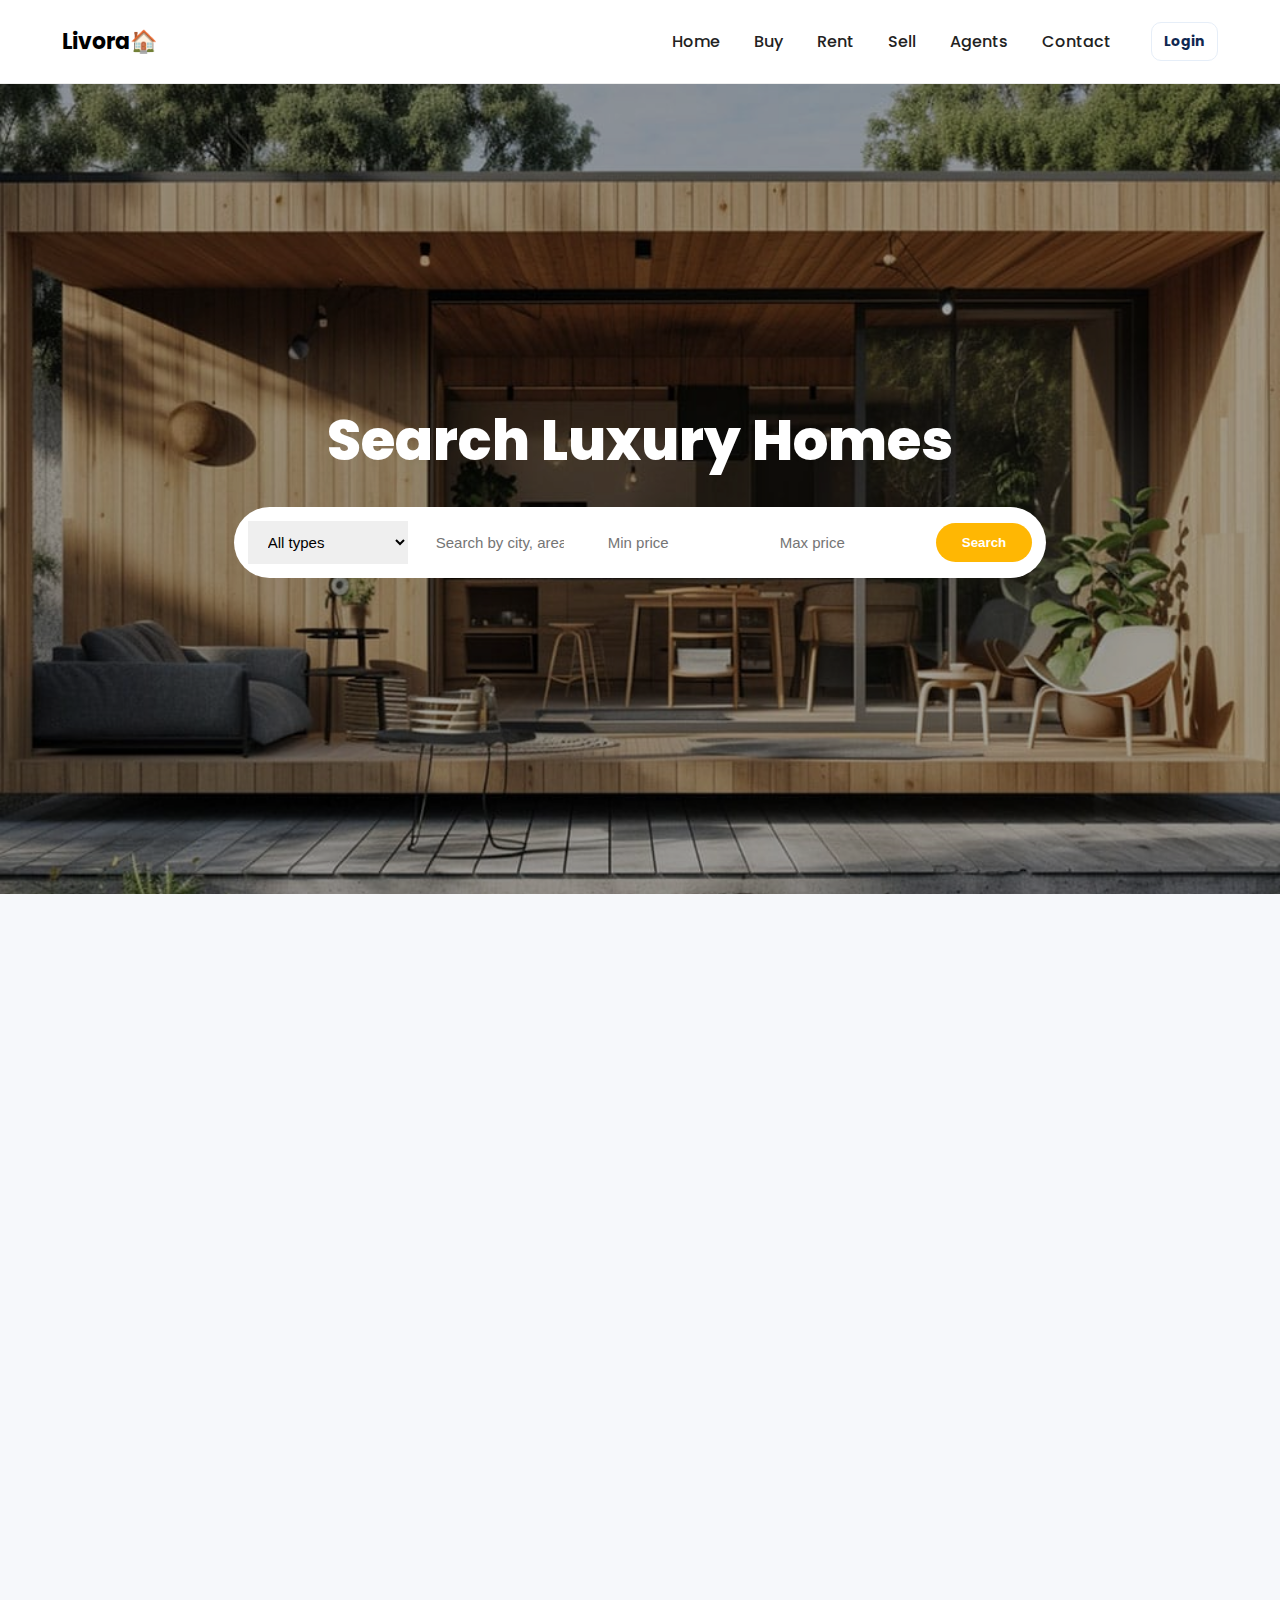
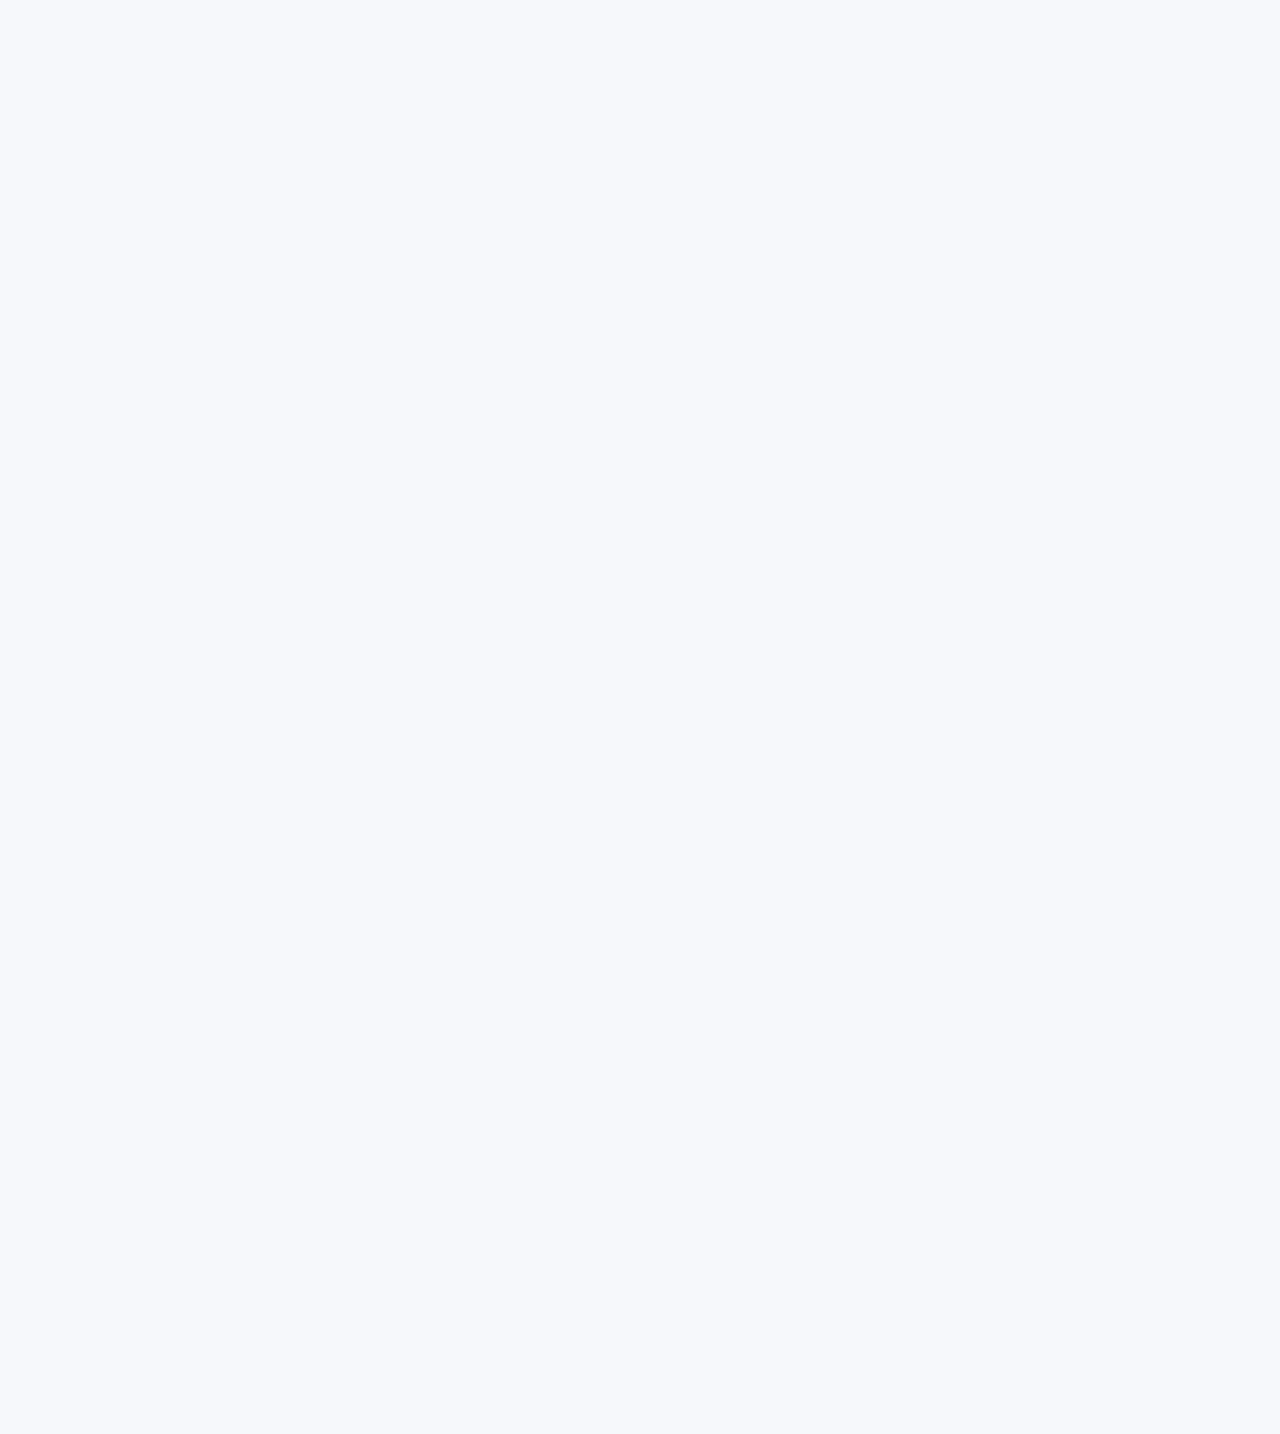
<file: index.html>
<!doctype html>
<html lang="en">
<head>
  <meta charset="utf-8" />
  <meta name="viewport" content="width=device-width,initial-scale=1" />
  <title>Livora — Home</title>
  <link href="https://fonts.googleapis.com/css2?family=Poppins:wght@300;400;500;600;700;800&display=swap" rel="stylesheet">
  <link rel="stylesheet" href="style.css">
</head>
<body>
  
<header class="topbar">
  <div class="wrap topbar-inner">

    <!-- Mobile Hamburger (LEFT) -->
    <input type="checkbox" id="menu-toggle">

    <label for="menu-toggle" class="mobile-toggle">☰</label>

    <!-- Logo -->
    <a class="logo" href="index.html">Livora<span>🏠</span></a>

    <!-- Navigation -->
    <nav class="nav" id="mainNav">
      <a href="index.html">Home</a>
      <a href="buy.html">Buy</a>
      <a href="rent.html">Rent</a>
      <a href="sell.html">Sell</a>
      <a href="agents.html">Agents</a>
      <a href="contact.html">Contact</a>
    </nav>

    <!-- Actions -->
    <div class="actions">
      <a href="login.html" class="btn outline small">Login</a>
    </div>

  </div>
</header>

  <!-- HERO -->
<section class="hero hero-full">
  <div class="hero-overlay"></div>

  <div class="hero-content">
    <h1>Search Luxury Homes</h1>

    <form class="hero-search">
      <select>
        <option>All types</option>
        <option>Buy</option>
        <option>Rent</option>
      </select>

      <input type="text" placeholder="Search by city, area">

      <input type="text" placeholder="Min price">

      <input type="text" placeholder="Max price">

      <button type="submit">Search</button>
    </form>
  </div>
</section>


  <!-- TRY SEARCHING FOR -->
  <section class="wrap section search-categories">
    <h2 class="section-title">Try Searching For</h2>
    <div class="cards-grid">
      <div class="card small"><img src="images/house5.jpeg" alt=""><h4>Houses</h4></div>
      <div class="card small"><img src="images/house1.jpeg" alt=""><h4>Apartments</h4></div>
      <div class="card small"><img src="images/house2.jpeg" alt=""><h4>For Sale</h4></div>
      <div class="card small"><img src="images/house3.jpeg" alt=""><h4>For Rent</h4></div>
    </div>
  </section>

  <!-- LISTINGS -->
<!-- TODAY'S LUXURY LISTINGS -->
<section class="wrap section listings">
  <div class="section-head">
    <h2>Today's Luxury Listings</h2>
    <a href="buy.html" class="link">View all</a>
  </div>

  <div class="luxury-grid">

    <!-- Card 1 -->
    <div class="luxury-card">
      <img src="images/house7.jpeg" alt="Elegant Studio">
      <div class="luxury-body">
        <h3>Elegant Studio Flat</h3>
        <p class="location">102 Ingraham St, Brooklyn, NY</p>
        <p class="info">3 Beds • 3 Baths • 4043 sqft</p>
        <div class="price-row">
          <span class="price">$8600</span>
          <a href="property.html" class="details-btn">Details</a>
        </div>
      </div>
    </div>

    <!-- Card 2 -->
    <div class="luxury-card">
      <img src="images/house6.jpeg" alt="Luxury Apartment">
      <div class="luxury-body">
        <h3>Luxury Apartment</h3>
        <p class="location">Brooklyn Heights, NY</p>
        <p class="info">3 Beds • 3 Baths • 4043 sqft</p>
        <div class="price-row">
          <span class="price">$8600</span>
          <a href="property.html" class="details-btn">Details</a>
        </div>
      </div>
    </div>

    <!-- Card 3 -->
    <div class="luxury-card">
      <img src="images/house5.jpeg" alt="Modern Flat">
      <div class="luxury-body">
        <h3>Modern Studio Flat</h3>
        <p class="location">Downtown, NY</p>
        <p class="info">3 Beds • 3 Baths • 4043 sqft</p>
        <div class="price-row">
          <span class="price">$8600</span>
          <a href="property.html" class="details-btn">Details</a>
        </div>
      </div>
    </div>

    <!-- Card 4 -->
    <div class="luxury-card">
      <img src="images/house4.jpeg" alt="Premium Flat">
      <div class="luxury-body">
        <h3>Premium Studio Flat</h3>
        <p class="location">Manhattan, NY</p>
        <p class="info">3 Beds • 3 Baths • 4043 sqft</p>
        <div class="price-row">
          <span class="price">$8600</span>
          <a href="property.html" class="details-btn">Details</a>
        </div>
      </div>
    </div>

  </div>
</section>


  <!-- DISCOVER -->
  <section class="wrap section discover">
    <h2 class="section-title">Discover how we can help</h2>
    <div class="cards-grid">
      <div class="card"><h4>Get mortgage advice</h4><p class="muted">Best lenders for your property.</p></div>
      <div class="card"><h4>Trusted agents</h4><p class="muted">Verified and experienced agents.</p></div>
      <div class="card"><h4>Sell faster</h4><p class="muted">Valuation & marketing support.</p></div>
    </div>
  </section>

  <!-- NEIGHBORHOODS -->
  <section class="wrap section neighborhoods">
    <h2 class="section-title">Explore Neighborhoods</h2>
    <div class="neigh-grid">
      <div class="neigh-card"><img src="images/house1.jpeg" alt=""><span>New York</span></div>
      <div class="neigh-card"><img src="images/house2.jpeg" alt=""><span>San Francisco</span></div>
      <div class="neigh-card"><img src="images/house3.jpeg" alt=""><span>Los Angeles</span></div>
      <div class="neigh-card"><img src="images/house4.jpeg" alt=""><span>Chicago</span></div>
      <div class="neigh-card"><img src="images/house5.jpeg" alt=""><span>Seattle</span></div>
      <div class="neigh-card"><img src="images/house6.jpeg" alt=""><span>Houston</span></div>
    </div>
  </section>

  <!-- CTA -->
  <section class="wrap cta">
    <div class="cta-inner">
      <div>
        <h3>Are you selling or renting your property?</h3>
        <p class="muted">List with us — trusted by thousands.</p>
      </div>
      <a href="sell.html" class="btn large">Get Started</a>
    </div>
  </section>

  <!-- FOOTER -->
<footer class="site-footer">
  <div class="wrap footer-grid">

    <!-- Brand -->
    <div class="footer-col">
      <div class="footer-logo">
        <span class="brand-icon">🏠</span>
        <span class="brand-text">Livora</span>
      </div>
      <p class="footer-sub">Real Estate</p>

      <div class="socials">
        <a href="#">IG</a>
        <a href="#">FB</a>
        <a href="#">IN</a>
        <a href="#">X</a>
      </div>
    </div>

    <!-- About -->
    <div class="footer-col">
      <h4>About us</h4>
      <ul>
        <li><a href="#">Contact</a></li>
        <li><a href="#">Why choose us</a></li>
        <li><a href="#">Customer reviews</a></li>
        <li><a href="#">Our team</a></li>
      </ul>
    </div>

    <!-- Quick links -->
    <div class="footer-col">
      <h4>Quick links</h4>
      <ul>
        <li><a href="#">Terms of use</a></li>
        <li><a href="#">Privacy policy</a></li>
        <li><a href="#">Our services</a></li>
        <li><a href="#">Contact support</a></li>
      </ul>
    </div>

    <!-- Support -->
    <div class="footer-col">
      <h4>Need Help?</h4>
      <p class="footer-contact">📞 1234567891</p>
      <p class="footer-contact">✉️ support@gmail.com</p>
    </div>

  </div>

  <div class="footer-bottom">
    © 2025 Real estate. All rights reserved.
  </div>
</footer>
</file>
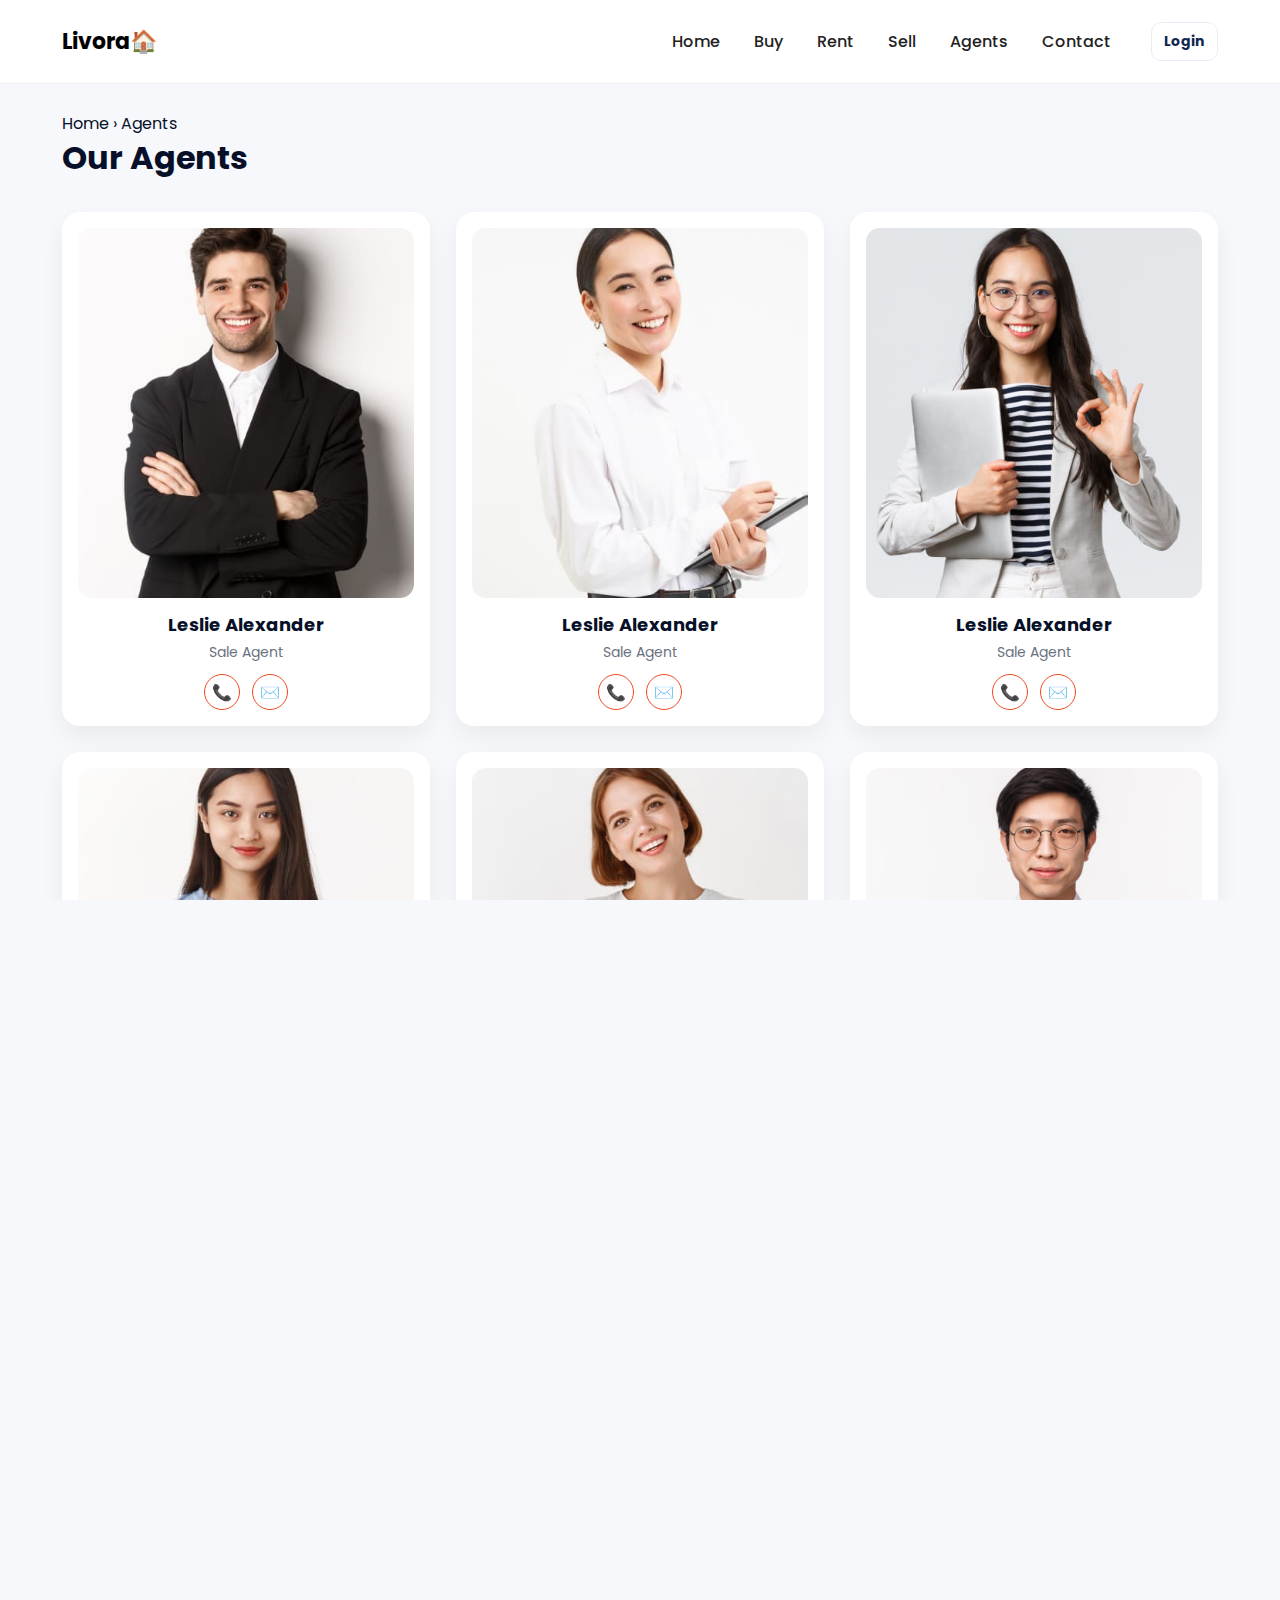
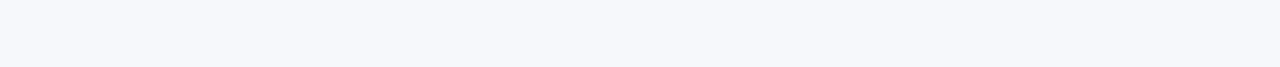
<file: agents.html>
<!doctype html>
<html lang="en">
<head>
  <meta charset="utf-8" />
  <meta name="viewport" content="width=device-width,initial-scale=1" />
  <title>Livora — Agents</title>

  <!-- Google Font -->
  <link href="https://fonts.googleapis.com/css2?family=Poppins:wght@300;400;500;600;700;800&display=swap" rel="stylesheet">

  <!-- Main CSS -->
  <link rel="stylesheet" href="style.css">
</head>
<body>

<!-- ================= NAVBAR (SAME AS OTHER PAGES) ================= -->
<header class="topbar">
  <div class="wrap topbar-inner">

    <!-- Mobile Hamburger (LEFT) -->
    <input type="checkbox" id="menu-toggle">

    <label for="menu-toggle" class="mobile-toggle">☰</label>

    <!-- Logo -->
    <a class="logo" href="index.html">Livora<span>🏠</span></a>

    <!-- Navigation -->
    <nav class="nav" id="mainNav">
      <a href="index.html">Home</a>
      <a href="buy.html">Buy</a>
      <a href="rent.html">Rent</a>
      <a href="sell.html">Sell</a>
      <a href="agents.html">Agents</a>
      <a href="contact.html">Contact</a>
    </nav>

    <!-- Actions -->
    <div class="actions">
      <a href="login.html" class="btn outline small">Login</a>
    </div>

  </div>
</header>


<!-- ====== PAGE CONTENT ====== -->
<main class="wrap" style="padding-top:28px;">

  <div class="breadcrumbs">Home › Agents</div>
  <h1 class="page-title">Our Agents</h1>

  <!-- AGENTS GRID -->
  <section class="agents-grid">

    <!-- Card 1 -->
    <div class="agent-card-v2">
      <img src="images/agent1.jpeg" alt="Agent">
      <div class="agent-info">
        <h3>Leslie Alexander</h3>
        <p class="agent-role">Sale Agent</p>
        <div class="agent-actions">
          <a href="tel:1234567891" class="icon-btn">📞</a>
          <a href="mailto:agent@mail.com" class="icon-btn">✉️</a>
        </div>
      </div>
    </div>

    <!-- Card 2 -->
    <div class="agent-card-v2">
      <img src="images/agent2.jpeg" alt="Agent">
      <div class="agent-info">
        <h3>Leslie Alexander</h3>
        <p class="agent-role">Sale Agent</p>
        <div class="agent-actions">
          <a href="#" class="icon-btn">📞</a>
          <a href="#" class="icon-btn">✉️</a>
        </div>
      </div>
    </div>

    <!-- Card 3 -->
    <div class="agent-card-v2">
      <img src="images/agent3.jpeg" alt="Agent">
      <div class="agent-info">
        <h3>Leslie Alexander</h3>
        <p class="agent-role">Sale Agent</p>
        <div class="agent-actions">
          <a href="#" class="icon-btn">📞</a>
          <a href="#" class="icon-btn">✉️</a>
        </div>
      </div>
    </div>

    <!-- Card 4 -->
    <div class="agent-card-v2">
      <img src="images/agent7.jpeg" alt="Agent">
      <div class="agent-info">
        <h3>Leslie Alexander</h3>
        <p class="agent-role">Sale Agent</p>
        <div class="agent-actions">
          <a href="#" class="icon-btn">📞</a>
          <a href="#" class="icon-btn">✉️</a>
        </div>
      </div>
    </div>

    <!-- Card 5 -->
    <div class="agent-card-v2">
      <img src="images/agent5.jpeg" alt="Agent">
      <div class="agent-info">
        <h3>Leslie Alexander</h3>
        <p class="agent-role">Sale Agent</p>
        <div class="agent-actions">
          <a href="#" class="icon-btn">📞</a>
          <a href="#" class="icon-btn">✉️</a>
        </div>
      </div>
    </div>

    <!-- Card 6 -->
    <div class="agent-card-v2">
      <img src="images/agent6.jpeg" alt="Agent">
      <div class="agent-info">
        <h3>Leslie Alexander</h3>
        <p class="agent-role">Sale Agent</p>
        <div class="agent-actions">
          <a href="#" class="icon-btn">📞</a>
          <a href="#" class="icon-btn">✉️</a>
        </div>
      </div>
    </div>

  </section>
</main>

<!-- ================= FOOTER (SAME AS OTHER PAGES) ================= -->
<footer class="site-footer">
  <div class="wrap footer-grid">

    <div class="footer-col">
      <div class="footer-logo">
        <span class="brand-icon">🏠</span>
        <span class="brand-text">Livora</span>
      </div>
      <p class="footer-sub">Real Estate</p>
      <div class="socials">
        <a href="#">IG</a>
        <a href="#">FB</a>
        <a href="#">IN</a>
        <a href="#">X</a>
      </div>
    </div>

    <div class="footer-col">
      <h4>About us</h4>
      <ul>
        <li><a href="#">Contact</a></li>
        <li><a href="#">Why choose us</a></li>
        <li><a href="#">Customer reviews</a></li>
        <li><a href="#">Our team</a></li>
      </ul>
    </div>

    <div class="footer-col">
      <h4>Quick links</h4>
      <ul>
        <li><a href="#">Terms of use</a></li>
        <li><a href="#">Privacy policy</a></li>
        <li><a href="#">Our services</a></li>
        <li><a href="#">Contact support</a></li>
      </ul>
    </div>

    <div class="footer-col">
      <h4>Need Help?</h4>
      <p class="footer-contact">📞 1234567891</p>
      <p class="footer-contact">✉️ support@gmail.com</p>
    </div>

  </div>

  <div class="footer-bottom">
    © 2025 Real estate. All rights reserved.
  </div>
</footer>

</body>
</html>
</file>
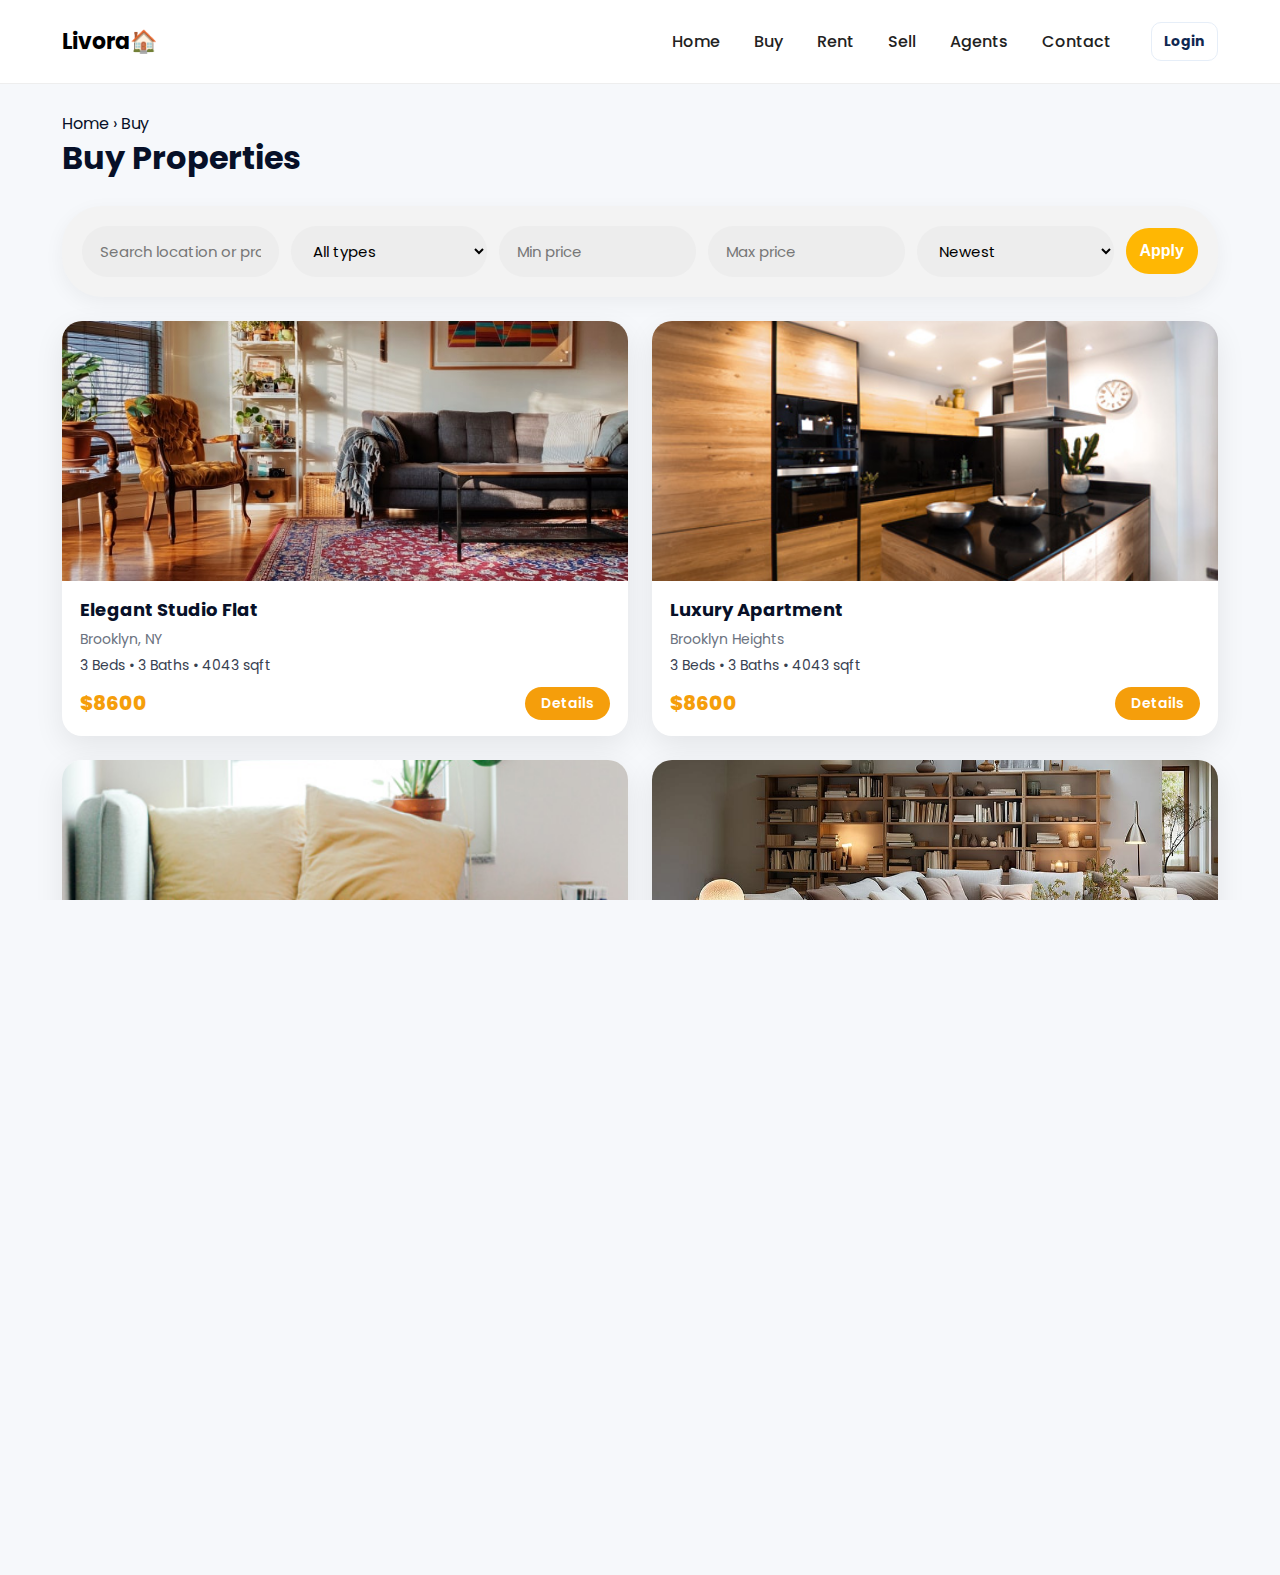
<file: buy.html>
<!doctype html>
<html lang="en">
<head>
  <meta charset="utf-8" />
  <meta name="viewport" content="width=device-width,initial-scale=1" />
  <title>Livora — Buy</title>
  <link href="https://fonts.googleapis.com/css2?family=Poppins:wght@300;400;500;600;700;800&display=swap" rel="stylesheet">
  <link rel="stylesheet" href="style.css">
</head>
<body>

<!-- ===== NAVBAR (UNCHANGED) ===== -->
<header class="topbar">
  <div class="wrap topbar-inner">

    <!-- Mobile Hamburger (LEFT) -->
    <input type="checkbox" id="menu-toggle">

    <label for="menu-toggle" class="mobile-toggle">☰</label>

    <!-- Logo -->
    <a class="logo" href="index.html">Livora<span>🏠</span></a>

    <!-- Navigation -->
    <nav class="nav" id="mainNav">
      <a href="index.html">Home</a>
      <a href="buy.html">Buy</a>
      <a href="rent.html">Rent</a>
      <a href="sell.html">Sell</a>
      <a href="agents.html">Agents</a>
      <a href="contact.html">Contact</a>
    </nav>

    <!-- Actions -->
    <div class="actions">
      <a href="login.html" class="btn outline small">Login</a>
    </div>

  </div>
</header>


<main class="wrap" style="padding-top:28px;">
  <div class="breadcrumbs">Home › Buy</div>
  <h1 class="page-title">Buy Properties</h1>

  <!-- FILTER BAR -->
  <div class="filter-bar">
    <input placeholder="Search location or project">
    <select>
      <option>All types</option>
      <option>Apartment</option>
      <option>Villa</option>
      <option>Commercial</option>
    </select>
    <input placeholder="Min price">
    <input placeholder="Max price">
       <select>
      <option>Newest</option>
      <option>Price - Low to High</option>
      <option>Price - High to Low</option>
    </select>
    <button class="btn small">Apply</button>
  </div>

  <!-- ===== PROPERTY GRID (FIXED) ===== -->
  <div class="luxury-grid">

    <div class="luxury-card">
      <img src="images/house7.jpeg" alt="">
      <div class="luxury-body">
        <h3>Elegant Studio Flat</h3>
        <p class="location">Brooklyn, NY</p>
        <p class="info">3 Beds • 3 Baths • 4043 sqft</p>
        <div class="price-row">
          <span class="price">$8600</span>
          <a href="property.html" class="details-btn">Details</a>
        </div>
      </div>
    </div>

    <div class="luxury-card">
      <img src="images/house6.jpeg" alt="">
      <div class="luxury-body">
        <h3>Luxury Apartment</h3>
        <p class="location">Brooklyn Heights</p>
        <p class="info">3 Beds • 3 Baths • 4043 sqft</p>
        <div class="price-row">
          <span class="price">$8600</span>
          <a href="property.html" class="details-btn">Details</a>
        </div>
      </div>
    </div>

    <div class="luxury-card">
      <img src="images/house5.jpeg" alt="">
      <div class="luxury-body">
        <h3>Modern Studio Flat</h3>
        <p class="location">Downtown</p>
        <p class="info">3 Beds • 3 Baths • 4043 sqft</p>
        <div class="price-row">
          <span class="price">$8600</span>
          <a href="property.html" class="details-btn">Details</a>
        </div>
      </div>
    </div>

    <div class="luxury-card">
      <img src="images/house4.jpeg" alt="">
      <div class="luxury-body">
        <h3>Premium Studio Flat</h3>
        <p class="location">Manhattan</p>
        <p class="info">3 Beds • 3 Baths • 4043 sqft</p>
        <div class="price-row">
          <span class="price">$8600</span>
          <a href="property.html" class="details-btn">Details</a>
        </div>
      </div>
    </div>

  </div>
</main>

 <!-- footer -->
  
<footer class="site-footer">
  <div class="wrap footer-grid">

    <!-- Brand -->
    <div class="footer-col">
      <div class="footer-logo">
        <span class="brand-icon">🏠</span>
        <span class="brand-text">Livora</span>
      </div>
      <p class="footer-sub">Real Estate</p>

      <div class="socials">
        <a href="#">IG</a>
        <a href="#">FB</a>
        <a href="#">IN</a>
        <a href="#">X</a>
      </div>
    </div>

    <!-- About -->
    <div class="footer-col">
      <h4>About us</h4>
      <ul>
        <li><a href="#">Contact</a></li>
        <li><a href="#">Why choose us</a></li>
        <li><a href="#">Customer reviews</a></li>
        <li><a href="#">Our team</a></li>
      </ul>
    </div>

    <!-- Quick links -->
    <div class="footer-col">
      <h4>Quick links</h4>
      <ul>
        <li><a href="#">Terms of use</a></li>
        <li><a href="#">Privacy policy</a></li>
        <li><a href="#">Our services</a></li>
        <li><a href="#">Contact support</a></li>
      </ul>
    </div>

    <!-- Support -->
    <div class="footer-col">
      <h4>Need Help?</h4>
      <p class="footer-contact">📞 1234567891</p>
      <p class="footer-contact">✉️ support@gmail.com</p>
    </div>

  </div>

  <div class="footer-bottom">
    © 2025 Real estate. All rights reserved.
  </div>
</footer>

</body>
</html>
</file>
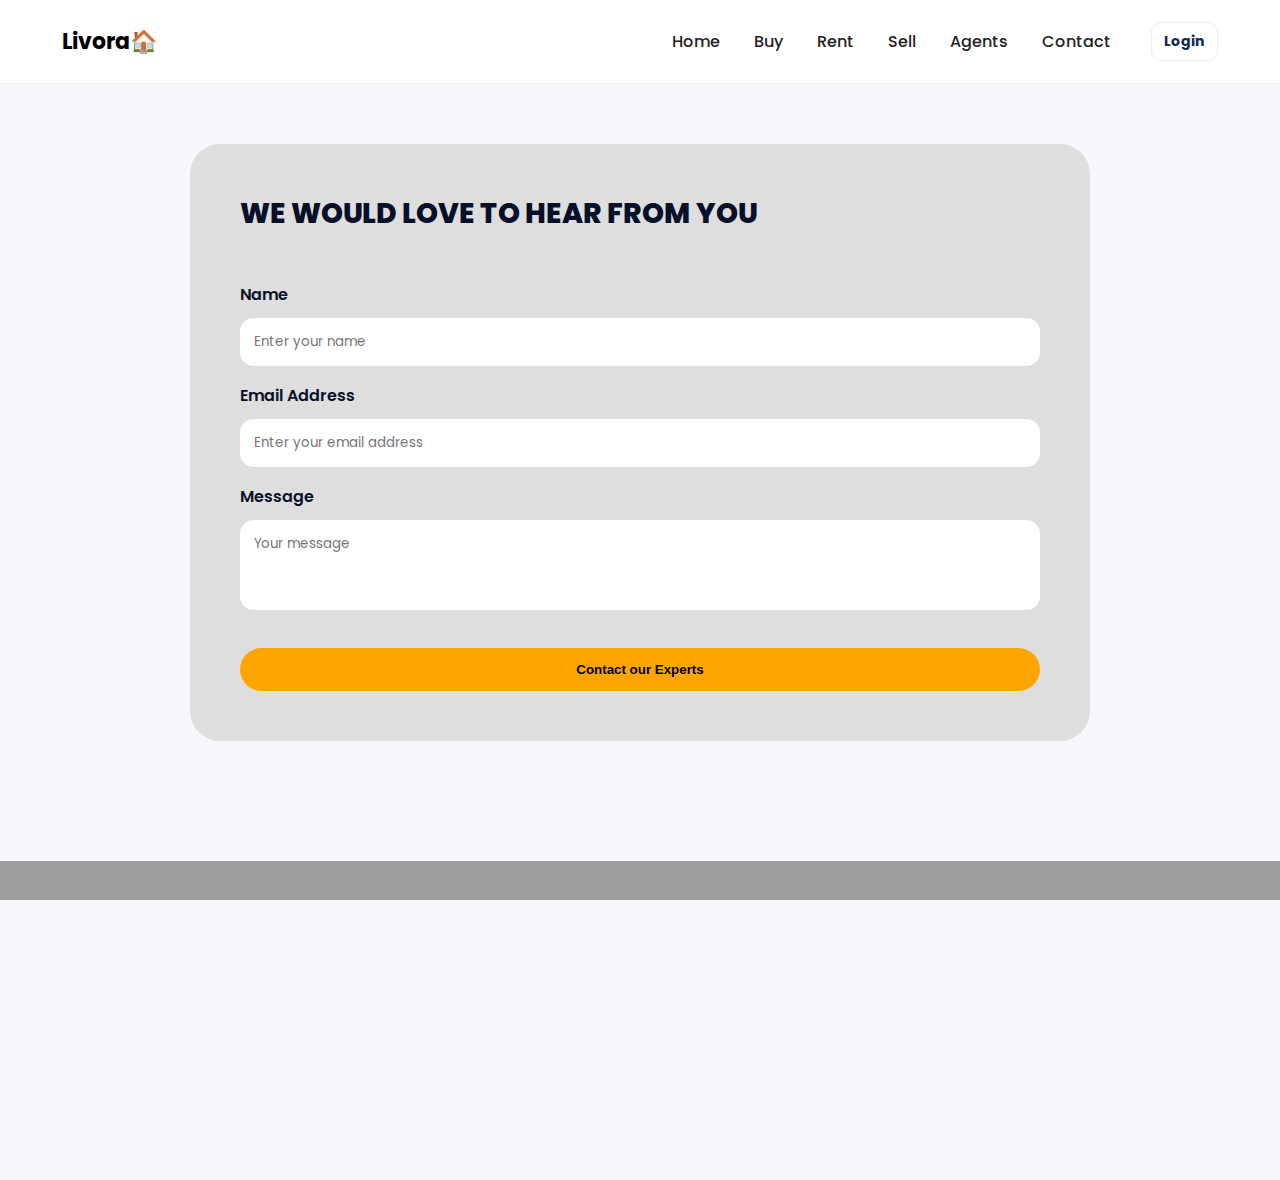
<file: contact.html>
<!doctype html>
<html lang="en">
<head>
  <meta charset="utf-8" />
  <meta name="viewport" content="width=device-width,initial-scale=1" />
  <title>Livora — Contact</title>
  <link href="https://fonts.googleapis.com/css2?family=Poppins:wght@300;400;500;600;700;800&display=swap" rel="stylesheet">
  <link rel="stylesheet" href="style.css">
</head>
<body>

  <header class="topbar">
  <div class="wrap topbar-inner">

    <!-- Mobile Hamburger (LEFT) -->
    <input type="checkbox" id="menu-toggle">

    <label for="menu-toggle" class="mobile-toggle">☰</label>

    <!-- Logo -->
    <a class="logo" href="index.html">Livora<span>🏠</span></a>

    <!-- Navigation -->
    <nav class="nav" id="mainNav">
      <a href="index.html">Home</a>
      <a href="buy.html">Buy</a>
      <a href="rent.html">Rent</a>
      <a href="sell.html">Sell</a>
      <a href="agents.html">Agents</a>
      <a href="contact.html">Contact</a>
    </nav>

    <!-- Actions -->
    <div class="actions">
      <a href="login.html" class="btn outline small">Login</a>
    </div>

  </div>
</header>


<main class="wrap contact-wrap">
  <section class="contact-card">

    <!-- FORM AREA -->
    <form class="contact-form">

      <h2 class="contact-heading">
        WE WOULD LOVE TO HEAR FROM YOU
      </h2>

      <div class="field">
        <label>Name</label>
        <input type="text" placeholder="Enter your name">
      </div>

      <div class="field">
        <label>Email Address</label>
        <input type="email" placeholder="Enter your email address">
      </div>

      <div class="field">
        <label>Message</label>
        <textarea rows="6" placeholder="Your message"></textarea>
      </div>

      <button class="contact-expert-btn">
        Contact our Experts
      </button>

    </form>

  </section>
</main>


  <script src="main.js"></script>
</body>
</html>

 <!-- footer -->
  
<footer class="site-footer">
  <div class="wrap footer-grid">

    <!-- Brand -->
    <div class="footer-col">
      <div class="footer-logo">
        <span class="brand-icon">🏠</span>
        <span class="brand-text">Livora</span>
      </div>
      <p class="footer-sub">Real Estate</p>

      <div class="socials">
        <a href="#">IG</a>
        <a href="#">FB</a>
        <a href="#">IN</a>
        <a href="#">X</a>
      </div>
    </div>

    <!-- About -->
    <div class="footer-col">
      <h4>About us</h4>
      <ul>
        <li><a href="#">Contact</a></li>
        <li><a href="#">Why choose us</a></li>
        <li><a href="#">Customer reviews</a></li>
        <li><a href="#">Our team</a></li>
      </ul>
    </div>

    <!-- Quick links -->
    <div class="footer-col">
      <h4>Quick links</h4>
      <ul>
        <li><a href="#">Terms of use</a></li>
        <li><a href="#">Privacy policy</a></li>
        <li><a href="#">Our services</a></li>
        <li><a href="#">Contact support</a></li>
      </ul>
    </div>

    <!-- Support -->
    <div class="footer-col">
      <h4>Need Help?</h4>
      <p class="footer-contact">📞 1234567891</p>
      <p class="footer-contact">✉️ support@gmail.com</p>
    </div>

  </div>

  <div class="footer-bottom">
    © 2025 Real estate. All rights reserved.
  </div>
</footer>
</file>
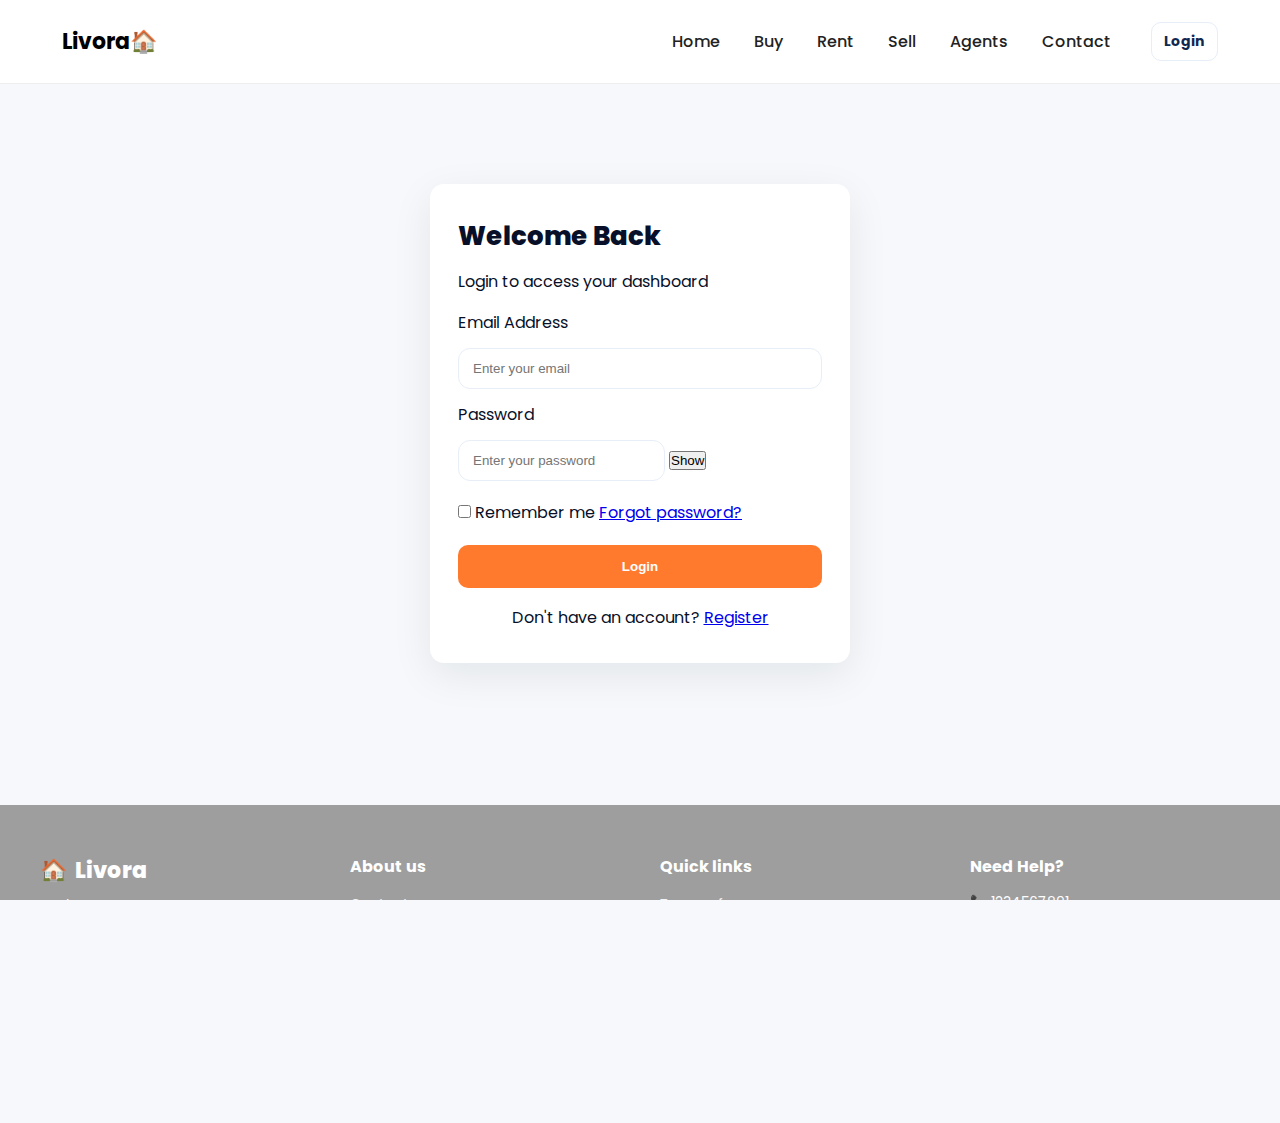
<file: dashboard.html>
<!doctype html>
<html lang="en">
<head>
  <meta charset="utf-8" />
  <meta name="viewport" content="width=device-width,initial-scale=1" />
  <title>Dashboard — Livora</title>
  <link href="https://fonts.googleapis.com/css2?family=Poppins:wght@300;400;500;600;700;800&display=swap" rel="stylesheet">
  <link rel="stylesheet" href="style.css">
</head>
<body>

  <header class="topbar">
  <div class="wrap topbar-inner">

    <!-- Mobile Hamburger (LEFT) -->
    <input type="checkbox" id="menu-toggle">

    <label for="menu-toggle" class="mobile-toggle">☰</label>

    <!-- Logo -->
    <a class="logo" href="index.html">Livora<span>🏠</span></a>

    <!-- Navigation -->
    <nav class="nav" id="mainNav">
      <a href="index.html">Home</a>
      <a href="buy.html">Buy</a>
      <a href="rent.html">Rent</a>
      <a href="sell.html">Sell</a>
      <a href="agents.html">Agents</a>
      <a href="contact.html">Contact</a>
    </nav>

    <!-- Actions -->
    <div class="actions">
      <a href="login.html" class="btn outline small">Login</a>
    </div>

  </div>
</header>


  <main class="wrap" style="padding-top:28px;">
    <div class="dashboard-grid" style="display:grid; grid-template-columns:repeat(3,1fr); gap:18px; align-items:start;">
      <div class="card">
        <h4>Total Listings</h4>
        <div style="font-size:28px; font-weight:800; margin-top:12px;" id="statListings">0</div>
      </div>
      <div class="card">
        <h4>New Leads</h4>
        <div style="font-size:28px; font-weight:800; margin-top:12px;" id="statLeads">0</div>
      </div>
      <div class="card">
        <h4>Profile Views</h4>
        <div style="font-size:28px; font-weight:800; margin-top:12px;" id="statViews">0</div>
      </div>
    </div>

    <section style="margin-top:22px;">
      <h3 style="margin:0 0 12px;">Your Active Listings</h3>
      <div id="dashboardList" class="grid"></div>
    </section>
  </main>

  <script src="main.js"></script>
</body>
</html>

 <!-- footer -->
  
<footer class="site-footer">
  <div class="wrap footer-grid">

    <!-- Brand -->
    <div class="footer-col">
      <div class="footer-logo">
        <span class="brand-icon">🏠</span>
        <span class="brand-text">Livora</span>
      </div>
      <p class="footer-sub">Real Estate</p>

      <div class="socials">
        <a href="#">IG</a>
        <a href="#">FB</a>
        <a href="#">IN</a>
        <a href="#">X</a>
      </div>
    </div>

    <!-- About -->
    <div class="footer-col">
      <h4>About us</h4>
      <ul>
        <li><a href="#">Contact</a></li>
        <li><a href="#">Why choose us</a></li>
        <li><a href="#">Customer reviews</a></li>
        <li><a href="#">Our team</a></li>
      </ul>
    </div>

    <!-- Quick links -->
    <div class="footer-col">
      <h4>Quick links</h4>
      <ul>
        <li><a href="#">Terms of use</a></li>
        <li><a href="#">Privacy policy</a></li>
        <li><a href="#">Our services</a></li>
        <li><a href="#">Contact support</a></li>
      </ul>
    </div>

    <!-- Support -->
    <div class="footer-col">
      <h4>Need Help?</h4>
      <p class="footer-contact">📞 1234567891</p>
      <p class="footer-contact">✉️ support@gmail.com</p>
    </div>

  </div>

  <div class="footer-bottom">
    © 2025 Real estate. All rights reserved.
  </div>
</footer>
</file>
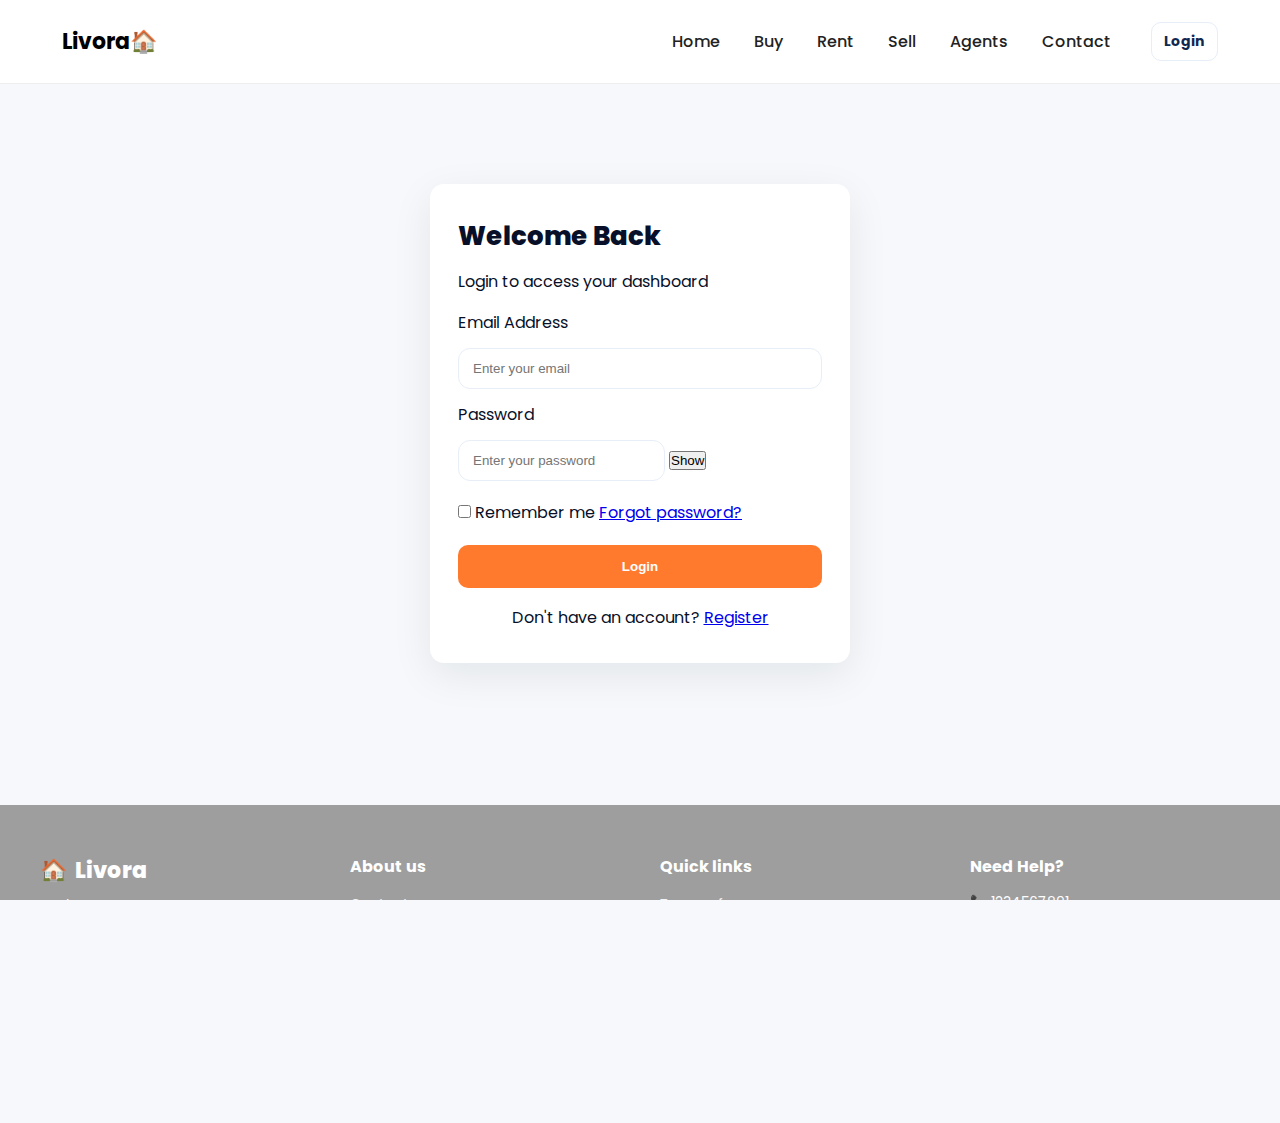
<file: login.html>
<!doctype html>
<html lang="en">
<head>
  <meta charset="utf-8" />
  <meta name="viewport" content="width=device-width,initial-scale=1" />
  <title>Login — Livora</title>
  <link href="https://fonts.googleapis.com/css2?family=Poppins:wght@300;400;500;600;700;800&display=swap" rel="stylesheet">
  <link rel="stylesheet" href="style.css">
</head>
<body>
<header class="topbar">
  <div class="wrap topbar-inner">

    <!-- Mobile Hamburger (LEFT) -->
    <input type="checkbox" id="menu-toggle">

    <label for="menu-toggle" class="mobile-toggle">☰</label>

    <!-- Logo -->
    <a class="logo" href="index.html">Livora<span>🏠</span></a>

    <!-- Navigation -->
    <nav class="nav" id="mainNav">
      <a href="index.html">Home</a>
      <a href="buy.html">Buy</a>
      <a href="rent.html">Rent</a>
      <a href="sell.html">Sell</a>
      <a href="agents.html">Agents</a>
      <a href="contact.html">Contact</a>
    </nav>

    <!-- Actions -->
    <div class="actions">
      <a href="login.html" class="btn outline small">Login</a>
    </div>

  </div>
</header>


  <section class="wrap" style="max-width:520px; padding-top:40px;">
    <div class="login-card">
      <h2 class="login-title">Welcome Back</h2>
      <p class="muted" style="margin-top:-6px; margin-bottom:18px;">Login to access your dashboard</p>

      <form id="loginForm" class="login-form" autocomplete="off">
        <label for="loginEmail">Email Address</label>
        <input id="loginEmail" type="email" placeholder="Enter your email" required>

        <label for="loginPassword">Password</label>
        <div style="position:relative;">
          <input id="loginPassword" type="password" placeholder="Enter your password" required>
          <button type="button" id="togglePwd" aria-label="Show password" class="pwd-toggle">Show</button>
        </div>

        <div class="form-row" style="margin-top:6px;">
          <label><input id="rememberMe" type="checkbox"> Remember me</label>
          <a href="#" class="link small">Forgot password?</a>
        </div>

        <div id="loginError" style="display:none;color:#b91c1c;font-weight:700;margin-top:6px;"></div>

        <button class="btn primary large" id="loginBtn" style="width:100%; margin-top:6px;">Login</button>
      </form>

      <p class="muted" style="text-align:center; margin-top:18px;">
        Don't have an account?
        <a href="#" class="link">Register</a>
      </p>
    </div>
  </section>

  <script src="main.js"></script>
</body>
</html>

 <!-- footer -->
  
<footer class="site-footer">
  <div class="wrap footer-grid">

    <!-- Brand -->
    <div class="footer-col">
      <div class="footer-logo">
        <span class="brand-icon">🏠</span>
        <span class="brand-text">Livora</span>
      </div>
      <p class="footer-sub">Real Estate</p>

      <div class="socials">
        <a href="#">IG</a>
        <a href="#">FB</a>
        <a href="#">IN</a>
        <a href="#">X</a>
      </div>
    </div>

    <!-- About -->
    <div class="footer-col">
      <h4>About us</h4>
      <ul>
        <li><a href="#">Contact</a></li>
        <li><a href="#">Why choose us</a></li>
        <li><a href="#">Customer reviews</a></li>
        <li><a href="#">Our team</a></li>
      </ul>
    </div>

    <!-- Quick links -->
    <div class="footer-col">
      <h4>Quick links</h4>
      <ul>
        <li><a href="#">Terms of use</a></li>
        <li><a href="#">Privacy policy</a></li>
        <li><a href="#">Our services</a></li>
        <li><a href="#">Contact support</a></li>
      </ul>
    </div>

    <!-- Support -->
    <div class="footer-col">
      <h4>Need Help?</h4>
      <p class="footer-contact">📞 1234567891</p>
      <p class="footer-contact">✉️ support@gmail.com</p>
    </div>

  </div>

  <div class="footer-bottom">
    © 2025 Real estate. All rights reserved.
  </div>
</footer>
</file>
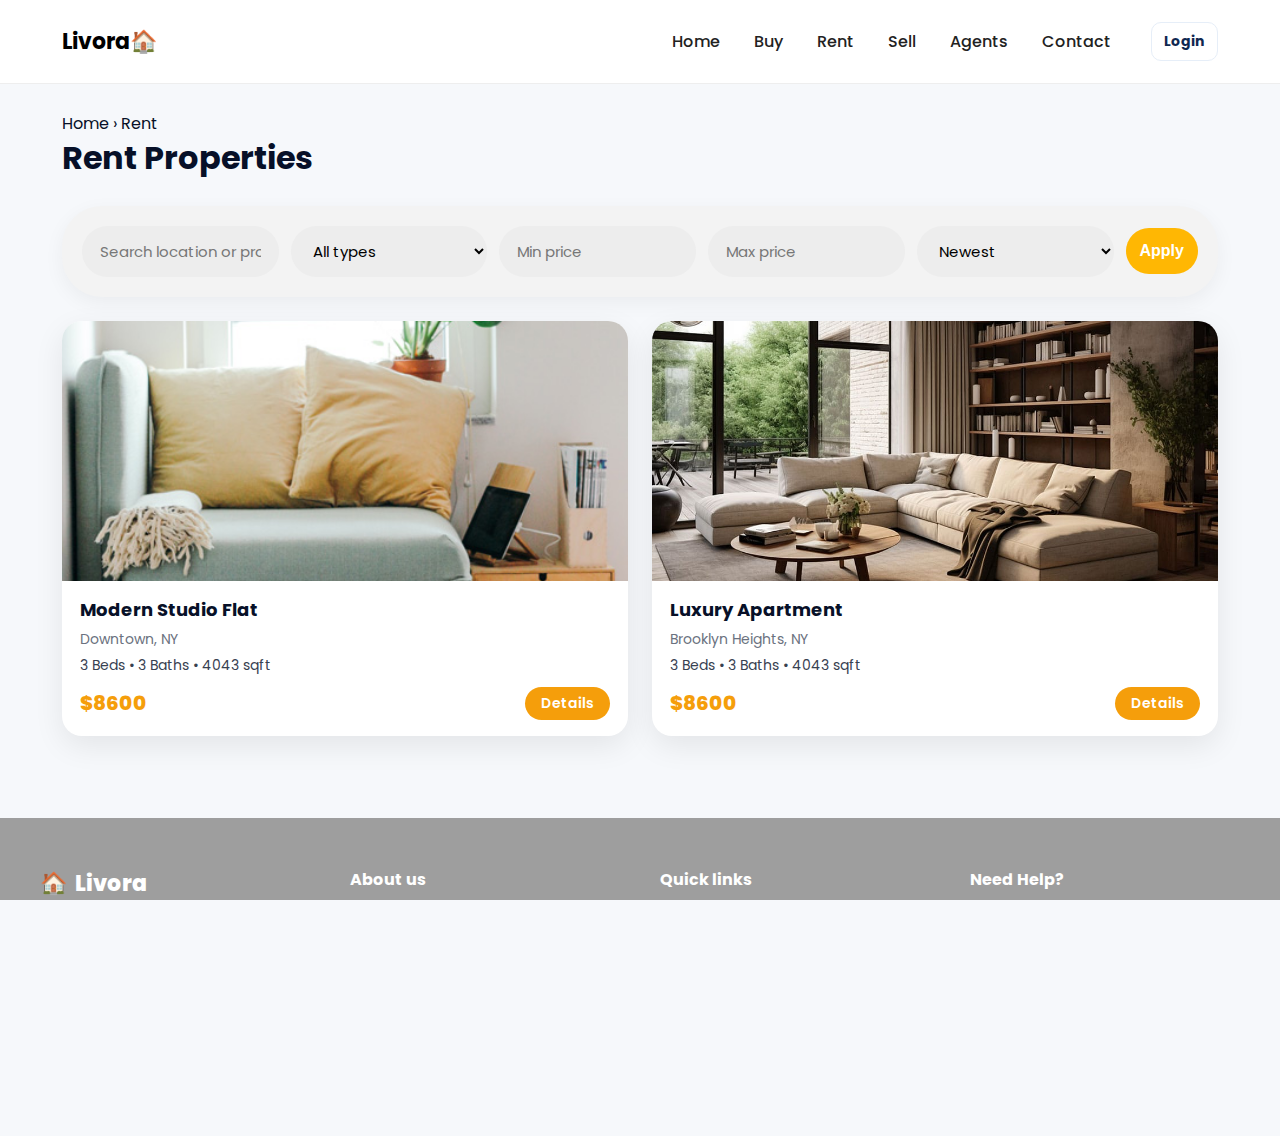
<file: rent.html>
<!doctype html>
<html lang="en">
<head>
  <meta charset="utf-8" />
  <meta name="viewport" content="width=device-width,initial-scale=1" />
  <title>Livora — Rent</title>
  <link href="https://fonts.googleapis.com/css2?family=Poppins:wght@300;400;500;600;700;800&display=swap" rel="stylesheet">
  <link rel="stylesheet" href="style.css">
</head>
<body>

<header class="topbar">
  <div class="wrap topbar-inner">

    <!-- Mobile Hamburger (LEFT) -->
    <input type="checkbox" id="menu-toggle">

    <label for="menu-toggle" class="mobile-toggle">☰</label>

    <!-- Logo -->
    <a class="logo" href="index.html">Livora<span>🏠</span></a>

    <!-- Navigation -->
    <nav class="nav" id="mainNav">
      <a href="index.html">Home</a>
      <a href="buy.html">Buy</a>
      <a href="rent.html">Rent</a>
      <a href="sell.html">Sell</a>
      <a href="agents.html">Agents</a>
      <a href="contact.html">Contact</a>
    </nav>

    <!-- Actions -->
    <div class="actions">
      <a href="login.html" class="btn outline small">Login</a>
    </div>

  </div>
</header>


<main class="wrap" style="padding-top:28px;">
  <div class="breadcrumbs">Home › Rent</div>
  <h1 class="page-title">Rent Properties</h1>

  <!-- Filter bar -->
  <div class="filter-bar">
    <input placeholder="Search location or project">
    <select>
      <option>All types</option>
      <option>Apartment</option>
      <option>Studio</option>
      <option>Commercial</option>
    </select>
    <input placeholder="Min price">
    <input placeholder="Max price">
    <select>
      <option>Newest</option>
      <option>Price - Low to High</option>
      <option>Price - High to Low</option>
    </select>
    <button class="btn">Apply</button>
  </div>

  <!-- ✅ GRID WRAPPER -->
  <div class="luxury-grid">

    <!-- Card 1 -->
    <div class="luxury-card">
      <img src="images/house5.jpeg" alt="">
      <div class="luxury-body">
        <h3>Modern Studio Flat</h3>
        <p class="location">Downtown, NY</p>
        <p class="info">3 Beds • 3 Baths • 4043 sqft</p>
        <div class="price-row">
          <span class="price">$8600</span>
          <a href="property.html" class="details-btn">Details</a>
        </div>
      </div>
    </div>

    <!-- Card 2 -->
    <div class="luxury-card">
      <img src="images/house2.jpeg" alt="">
      <div class="luxury-body">
        <h3>Luxury Apartment</h3>
        <p class="location">Brooklyn Heights, NY</p>
        <p class="info">3 Beds • 3 Baths • 4043 sqft</p>
        <div class="price-row">
          <span class="price">$8600</span>
          <a href="property.html" class="details-btn">Details</a>
        </div>
      </div>
    </div>

  </div>
</main>

<!-- FOOTER -->
<footer class="site-footer">
  <div class="wrap footer-grid">

    <div class="footer-col">
      <div class="footer-logo">
        <span class="brand-icon">🏠</span>
        <span class="brand-text">Livora</span>
      </div>
      <p class="footer-sub">Real Estate</p>
      <div class="socials">
        <a href="#">IG</a>
        <a href="#">FB</a>
        <a href="#">IN</a>
        <a href="#">X</a>
      </div>
    </div>

    <div class="footer-col">
      <h4>About us</h4>
      <ul>
        <li><a href="#">Contact</a></li>
        <li><a href="#">Why choose us</a></li>
        <li><a href="#">Customer reviews</a></li>
        <li><a href="#">Our team</a></li>
      </ul>
    </div>

    <div class="footer-col">
      <h4>Quick links</h4>
      <ul>
        <li><a href="#">Terms of use</a></li>
        <li><a href="#">Privacy policy</a></li>
        <li><a href="#">Our services</a></li>
        <li><a href="#">Contact support</a></li>
      </ul>
    </div>

    <div class="footer-col">
      <h4>Need Help?</h4>
      <p class="footer-contact">📞 1234567891</p>
      <p class="footer-contact">✉️ support@gmail.com</p>
    </div>

  </div>

  <div class="footer-bottom">
    © 2025 Real estate. All rights reserved.
  </div>
</footer>

</body>
</html>
</file>
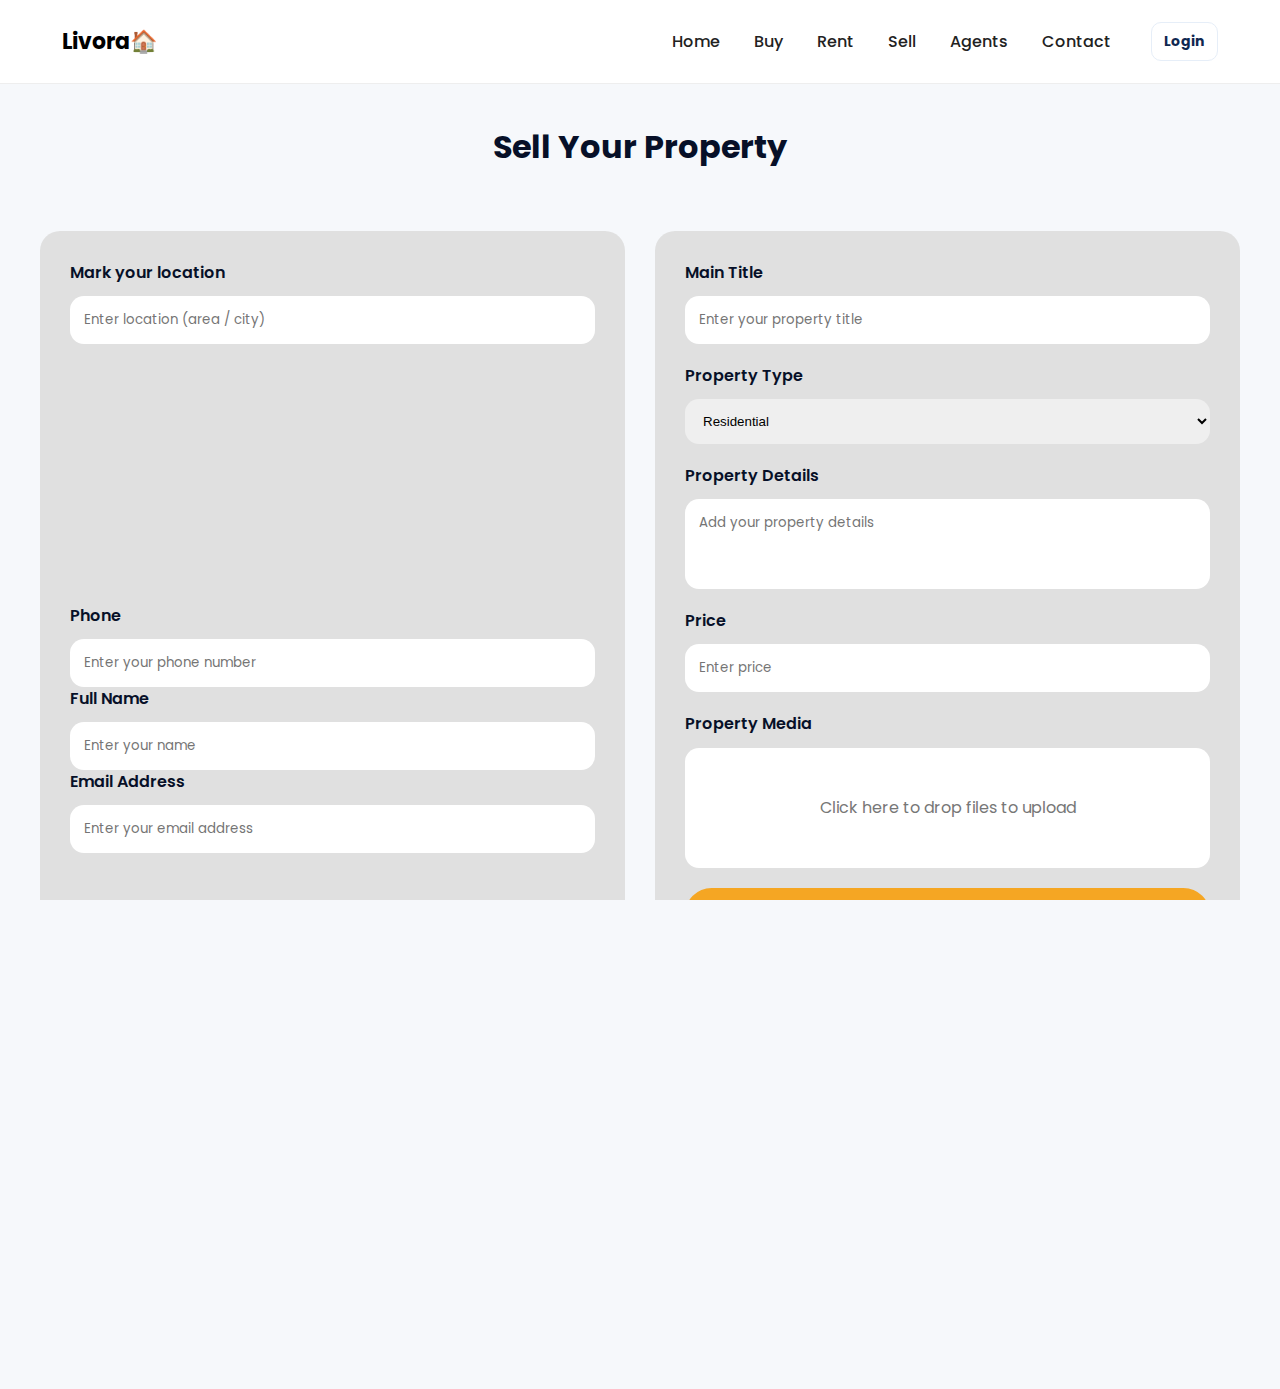
<file: sell.html>
<!doctype html>
<html lang="en">
<head>
  <meta charset="utf-8" />
  <meta name="viewport" content="width=device-width,initial-scale=1" />
  <title>Livora — Rent</title>
  <link href="https://fonts.googleapis.com/css2?family=Poppins:wght@300;400;500;600;700;800&display=swap" rel="stylesheet">
  <link rel="stylesheet" href="style.css">
</head>
<body>

  <header class="topbar">
  <div class="wrap topbar-inner">

    <!-- Mobile Hamburger (LEFT) -->
    <input type="checkbox" id="menu-toggle">

    <label for="menu-toggle" class="mobile-toggle">☰</label>

    <!-- Logo -->
    <a class="logo" href="index.html">Livora<span>🏠</span></a>

    <!-- Navigation -->
    <nav class="nav" id="mainNav">
      <a href="index.html">Home</a>
      <a href="buy.html">Buy</a>
      <a href="rent.html">Rent</a>
      <a href="sell.html">Sell</a>
      <a href="agents.html">Agents</a>
      <a href="contact.html">Contact</a>
    </nav>

    <!-- Actions -->
    <div class="actions">
      <a href="login.html" class="btn outline small">Login</a>
    </div>

  </div>
</header>

<!-- PAGE HEADING -->
<section class="sell-heading">
  <h1>Sell Your Property</h1>
</section>

<!-- SELL FORM -->
<section class="sell-section">
  <div class="sell-wrapper">

    <!-- LEFT BOX -->
    <div class="sell-box sell-left">

      <div class="sell-form">
       <div class="field">
  <label>Mark your location</label>
  <input type="text" placeholder="Enter location (area / city)">
</div>

<!-- GOOGLE MAP -->
<div class="sell-map">
  <a 
    href="https://www.google.com/maps"
    target="_blank"
    rel="noopener noreferrer"
    class="map-link"
  >
    <iframe
      src="https://www.google.com/maps?q=India&output=embed"
      loading="lazy"
      referrerpolicy="no-referrer-when-downgrade">
    </iframe>
    <span class="map-overlay">Click to open Google Maps</span>
  </a>
</div>


        <div class="field">
          <label>Phone</label>
          <input type="text" placeholder="Enter your phone number">
        </div>

        <div class="field">
          <label>Full Name</label>
          <input type="text" placeholder="Enter your name">
        </div>

        <div class="field">
          <label>Email Address</label>
          <input type="email" placeholder="Enter your email address">
        </div>
      </div>

    </div>

    <!-- RIGHT BOX -->
    <div class="sell-box sell-right">

      <div class="field">
        <label>Main Title</label>
        <input type="text" placeholder="Enter your property title">
      </div>

      <div class="field">
        <label>Property Type</label>
        <select>
          <option>Residential</option>
          <option>Commercial</option>
        </select>
      </div>

      <div class="field">
        <label>Property Details</label>
        <textarea placeholder="Add your property details"></textarea>
      </div>

      <div class="field">
        <label>Price</label>
        <input type="text" placeholder="Enter price">
      </div>

      <div class="field">
        <label>Property Media</label>
        <div class="media-box">
          Click here to drop files to upload
        </div>
      </div>

      <!-- UPDATE BUTTON -->
      <button class="sell-update-btn">Update</button>

    </div>

  </div>
</section>

</body>
</html>


 <!-- footer -->
  
<footer class="site-footer">
  <div class="wrap footer-grid">

    <!-- Brand -->
    <div class="footer-col">
      <div class="footer-logo">
        <span class="brand-icon">🏠</span>
        <span class="brand-text">Livora</span>
      </div>
      <p class="footer-sub">Real Estate</p>

      <div class="socials">
        <a href="#">IG</a>
        <a href="#">FB</a>
        <a href="#">IN</a>
        <a href="#">X</a>
      </div>
    </div>

    <!-- About -->
    <div class="footer-col">
      <h4>About us</h4>
      <ul>
        <li><a href="#">Contact</a></li>
        <li><a href="#">Why choose us</a></li>
        <li><a href="#">Customer reviews</a></li>
        <li><a href="#">Our team</a></li>
      </ul>
    </div>

    <!-- Quick links -->
    <div class="footer-col">
      <h4>Quick links</h4>
      <ul>
        <li><a href="#">Terms of use</a></li>
        <li><a href="#">Privacy policy</a></li>
        <li><a href="#">Our services</a></li>
        <li><a href="#">Contact support</a></li>
      </ul>
    </div>

    <!-- Support -->
    <div class="footer-col">
      <h4>Need Help?</h4>
      <p class="footer-contact">📞 1234567891</p>
      <p class="footer-contact">✉️ support@gmail.com</p>
    </div>

  </div>

  <div class="footer-bottom">
    © 2025 Real estate. All rights reserved.
  </div>
</footer>
</file>
<file: style.css>
/* ================= ROOT VARIABLES ================= */
:root{
  --accent:#ff7a2d;
  --primary:#0f2850;
  --muted:#6b7280;
  --card:#ffffff;
  --bg:#f6f8fb;
  --container:1200px;
  --radius:12px;
  --gap:18px;
  --shadow-1: 0 6px 20px rgba(11,26,43,.06);
  --shadow-2: 0 12px 40px rgba(11,26,43,.08);
  font-family: "Poppins", system-ui, sans-serif;
}

/* ================= GLOBAL RESET ================= */
*{
  box-sizing:border-box;
  margin:0;
  padding:0;
}

html,body{
  width:100%;
  height:100%;
  overflow-x:hidden;
}

body{
  background:var(--bg);
  color:#071028;
  line-height:1.45;
  font-size:16px;
  -webkit-font-smoothing:antialiased;
}

/* ================= CONTAINER ================= */
.wrap{
  max-width:var(--container);
  margin:0 auto;
  padding:22px;
}

/* ================= NAVBAR ================= */
.topbar {
  background:#fff;
  border-bottom:1px solid #e7eef8;
  position:sticky;
  top:0;
  z-index:100;
}

.topbar-inner {
  display:flex;
  align-items:center;
  gap:16px;
  max-width:1200px;
  margin:0 auto;
  padding:22px;
}

.logo {
  font-weight:800;
  color:var(--accent);
  font-size:20px;
  text-decoration:none;
}
.logo span {
  color:var(--primary);
}

.nav {
  margin-left:40px;
  display:flex;
  gap:18px;
  align-items:center;
}
.nav a {
  color:var(--primary);
  text-decoration:none;
  font-weight:600;
  padding:8px 6px;
  border-radius:8px;
}
.nav a:hover,
.nav a.active {
  background:#f2f6fb;
}

.actions {
  margin-left:auto;
  display:flex;
  gap:10px;
  align-items:center;
}

.btn {
  background:var(--accent);
  color:#fff;
  padding:10px 14px;
  border-radius:10px;
  border:none;
  cursor:pointer;
  font-weight:700;
  text-decoration:none;
}

.btn.small {
  padding:8px 12px;
  font-size:14px;
}
.btn.large {
  padding:14px 22px;
}
.btn.outline {
  background:transparent;
  border:1px solid #e6eef8;
  color:var(--primary);
}

/* mobile */
.mobile-toggle {
  display:none;
  background:none;
  border:none;
  font-size:22px;
  cursor:pointer;
}

/* ================= HERO (FULL IMAGE ONLY) ================= */
.hero{
  position:relative;
  min-height:90vh;
  background:url("images/hero.jpeg") center/cover no-repeat;
  display:flex;
  align-items:center;
  justify-content:center;
}

.hero-overlay{
  position:absolute;
  inset:0;
  background:rgba(0,0,0,.35);
}

.hero-content{
  position:relative;
  z-index:2;
  text-align:center;
  color:#fff;
  padding:20px;
}

.hero-content h1{
  font-size:56px;
  font-weight:800;
  margin-bottom:26px;
}

/* ================= HERO SEARCH ================= */
.hero-search{
  background:#fff;
  padding:14px;
  border-radius:40px;
  display:flex;
  align-items:center;
  gap:12px;
  max-width:820px;
  margin:0 auto;
}

.hero-search select,
.hero-search input{
  border:none;
  outline:none;
  padding:12px 16px;
  font-size:15px;
  width:160px;
}

.hero-search button{
  background:#ffb703;
  color:#fff;
  border:none;
  padding:12px 26px;
  border-radius:30px;
  font-weight:700;
  cursor:pointer;
}

/* ================= SECTIONS ================= */
.section{
  margin:40px auto;
  max-width:var(--container);
  padding:0 22px;
}

.section-title{
  font-size:22px;
  font-weight:700;
  margin-bottom:16px;
}

.section-head{
  display:flex;
  justify-content:space-between;
  align-items:center;
  margin-bottom:16px;
}

/* ================= CARDS ================= */
.cards-grid{
  display:grid;
  grid-template-columns:repeat(auto-fit,minmax(200px,1fr));
  gap:16px;
}

.card{
  background:#fff;
  padding:16px;
  border-radius:12px;
  box-shadow:var(--shadow-1);
  text-align:center;
  width:100%;
}

.card img{
  width:100%;
  height:120px;
  object-fit:cover;
  border-radius:10px;
}

.card.featured{
  background:linear-gradient(90deg,rgba(255,122,45,.06),rgba(15,40,80,.04));
}

/* ================= LISTINGS ================= */
.grid{
  display:grid;
  grid-template-columns:repeat(3,1fr);
  gap:22px;
}

.list-card{
  background:#fff;
  border-radius:12px;
  overflow:hidden;
  box-shadow:var(--shadow-2);
  display:flex;
  flex-direction:column;
  width:100%;
}

.list-card img{
  width:100%;
  height:220px;
  object-fit:cover;
}

.list-card .body{
  padding:14px;
}

.meta-row{
  display:flex;
  justify-content:space-between;
  font-size:13px;
  color:var(--muted);
}

.price{
  color:var(--accent);
  font-weight:800;
  font-size:18px;
}

/* ================= NEIGHBORHOODS ================= */
.neigh-grid{
  display:grid;
  grid-template-columns:repeat(auto-fit,minmax(160px,1fr));
  gap:12px;
}

.neigh-card{
  position:relative;
  overflow:hidden;
  border-radius:12px;
}

.neigh-card img{
  width:100%;
  height:140px;
  object-fit:cover;
}

.neigh-card span{
  position:absolute;
  left:14px;
  bottom:12px;
  color:#fff;
  font-weight:700;
}

/* ================= OPEN HOUSES ================= */
.oh-grid{
  display:grid;
  grid-template-columns:repeat(2,1fr);
  gap:16px;
}

.oh-card{
  background:#fff;
  padding:12px;
  border-radius:12px;
  box-shadow:var(--shadow-1);
  display:flex;
  gap:12px;
}

.oh-card img{
  width:180px;
  height:120px;
  object-fit:cover;
  border-radius:10px;
}

/* ================= CTA ================= */
.cta{
  max-width:var(--container);
  margin:40px auto;
  padding:28px;
  background:#fff;
  border-radius:12px;
  box-shadow:var(--shadow-1);
}

.cta-inner{
  display:flex;
  justify-content:space-between;
  align-items:center;
}

/* ================= FOOTER ================= */
.site-footer {
  background: #9e9e9e;
  color: #fff;
  margin-top: 60px;
}

.footer-grid {
  display: grid;
  grid-template-columns: repeat(4, 1fr);
  gap: 40px;
  padding: 50px 0;
}

.footer-col h4 {
  margin-bottom: 14px;
  font-size: 16px;
  font-weight: 700;
}

.footer-col ul {
  list-style: none;
  padding: 0;
  margin: 0;
}

.footer-col ul li {
  margin-bottom: 10px;
}

.footer-col ul li a {
  color: #f5f5f5;
  text-decoration: none;
  font-size: 14px;
}

.footer-col ul li a:hover {
  text-decoration: underline;
}

.footer-logo {
  display: flex;
  align-items: center;
  gap: 8px;
  font-size: 22px;
  font-weight: 800;
}

.footer-sub {
  margin: 8px 0 16px;
  font-size: 14px;
}

.socials {
  display: flex;
  gap: 12px;
}

.socials a {
  color: #fff;
  font-weight: 600;
  text-decoration: none;
}

.footer-contact {
  margin: 10px 0;
  font-size: 14px;
}

.footer-bottom {
  background: #8a8a8a;
  text-align: center;
  padding: 14px;
  font-size: 14px;
}

/* Responsive */
@media (max-width: 900px) {
  .footer-grid {
    grid-template-columns: 1fr 1fr;
  }
}

@media (max-width: 600px) {
  .footer-grid {
    grid-template-columns: 1fr;
  }
}

/* ================= LOGIN ================= */
.login-card{
  background:#fff;
  padding:34px 28px;
  border-radius:14px;
  box-shadow:var(--shadow-2);
  max-width:420px;
  margin:60px auto;
}

.login-title{
  font-size:26px;
  font-weight:800;
  margin-bottom:20px;
}

.login-form{
  display:flex;
  flex-direction:column;
  gap:14px;
}

.login-form input{
  padding:12px 14px;
  border-radius:12px;
  border:1px solid #e7eef8;
}

/* ================= RESPONSIVE ================= */
@media (max-width:900px){
  .nav{display:none}
  .mobile-toggle{display:block}
  .grid{grid-template-columns:1fr}
  .oh-grid{grid-template-columns:1fr}
  .hero-content h1{font-size:40px}
  .hero-search{
    flex-direction:column;
    border-radius:20px;
  }
  .hero-search input,
  .hero-search select,
  .hero-search button{
    width:100%;
  }
}

/* ================= BUY PAGE SEARCH BAR ================= */

.filter-bar {
  background: #f3f3f3;
  border-radius: 40px;
  padding: 20px;
  display: flex;
  flex-direction: column;
  gap: 14px;
  max-width: 340px;
  margin: 24px auto;
  box-shadow: 0 6px 20px rgba(0,0,0,0.05);
}

/* Inputs & selects */
.filter-bar input,
.filter-bar select {
  border: none;
  outline: none;
  background: #ededed;
  padding: 14px 18px;
  border-radius: 30px;
  font-size: 15px;
  font-family: "Poppins", sans-serif;
  width: 100%;
}

/* Placeholder color */
.filter-bar input::placeholder {
  color: #777;
}

/* Button stays SAME — only styled */
.filter-bar button,
.filter-bar .btn {
  background: #ffb703;
  color: #fff;
  border: none;
  padding: 14px;
  border-radius: 30px;
  font-size: 16px;
  font-weight: 700;
  cursor: pointer;
}

.filter-bar button:hover,
.filter-bar .btn:hover {
  background: #ffa200;
}

/* Desktop: keep it vertical */
@media (max-width: 480px) {
  .filter-bar {
    width: 90%;
  }
}

/* Today's Luxury Listings... ==*/

.listings .grid {
  display: grid !important;
  grid-template-columns: repeat(auto-fit, minmax(280px, 1fr));
  gap: 24px;
  width: 100%;
  margin-top: 24px;
}

.list-card {
  display: flex;
  flex-direction: column;
  background: #fff;
  border-radius: 14px;
  overflow: hidden;
  box-shadow: 0 10px 30px rgba(0,0,0,0.06);
}

.list-card img {
  width: 100%;
  height: 220px;
  object-fit: cover;
  display: block;
}

.list-card .body {
  padding: 16px;
  display: flex;
  flex-direction: column;
  gap: 8px;
}

/* ===== TODAY'S LUXURY LISTINGS ===== */

.luxury-grid {
  display: grid;
  grid-template-columns: repeat(2, 1fr);
  gap: 24px;
}

.luxury-card {
  background: #fff;
  border-radius: 20px;
  overflow: hidden;
  box-shadow: 0 10px 30px rgba(0,0,0,0.08);
}

.luxury-card img {
  width: 100%;
  height: 260px;
  object-fit: cover;
  display: block;
}

.luxury-body {
  padding: 16px 18px;
}

.luxury-body h3 {
  margin: 0;
  font-size: 18px;
  font-weight: 700;
}

.location {
  color: #6b7280;
  font-size: 14px;
  margin: 6px 0;
}

.info {
  font-size: 14px;
  color: #374151;
}

.price-row {
  display: flex;
  justify-content: space-between;
  align-items: center;
  margin-top: 12px;
}

.price {
  font-size: 20px;
  font-weight: 800;
  color: #f59e0b;
}

.details-btn {
  background: #f59e0b;
  color: #fff;
  padding: 6px 16px;
  border-radius: 999px;
  text-decoration: none;
  font-size: 14px;
  font-weight: 600;
}

/* Responsive */
@media (max-width: 768px) {
  .luxury-grid {
    grid-template-columns: 1fr;
  }
}


/* ---------- HEADING ---------- */
.sell-heading {
  text-align: center;
  margin: 40px 0 20px;
}

.sell-heading h1 {
  font-size: 32px;
}

/* ---------- SELL SECTION ---------- */
.sell-section {
  padding: 40px;
}

.sell-wrapper {
  display: flex;
  gap: 30px;
}

/* ---------- BOXES ---------- */
.sell-box {
  background: #e0e0e0;
  padding: 30px;
  border-radius: 20px;
  flex: 1;
  display: flex;
  flex-direction: column;
  gap: 20px;
}

/* ---------- FORM FIELDS ---------- */
.field {
  display: flex;
  flex-direction: column;
  gap: 6px;
}

.field label {
  font-weight: 600;
}

.field input,
.field select,
.field textarea {
  padding: 14px;
  border-radius: 14px;
  border: none;
  outline: none;
}

.field textarea {
  resize: none;
  height: 90px;
}

/* ---------- MEDIA BOX ---------- */
.media-box {
  background: #fff;
  height: 120px;
  border-radius: 14px;
  display: flex;
  align-items: center;
  justify-content: center;
  color: #777;
}

/* ---------- MAP ---------- */
.sell-map img {
  width: 100%;
  border-radius: 18px;
}

/* ---------- UPDATE BUTTON ---------- */
.sell-update-btn {
  margin-top: auto;
  padding: 16px;
  background: #f5a623;
  border: none;
  border-radius: 30px;
  font-size: 18px;
  font-weight: 600;
  cursor: pointer;
}

/* ---------- RESPONSIVE ---------- */
@media (max-width: 768px) {
  .sell-wrapper {
    flex-direction: column;
  }
}

/* ===== AGENTS PAGE CARDS ===== */

.agents-grid{
  margin-top:30px;
  display:grid;
  grid-template-columns:repeat(3,1fr);
  gap:26px;
}

/* Card */
.agent-card-v2{
  background:#fff;
  border-radius:18px;
  padding:16px;
  text-align:center;
  box-shadow:0 10px 25px rgba(0,0,0,0.06);
}

/* Image wrapper */
.agent-card-v2 img{
  width:100%;
  height:370px;
  object-fit:cover;
  border-radius:14px;
  display:block;
}

/* Info */
.agent-info{
  margin-top:14px;
}

.agent-info h3{
  font-size:18px;
  font-weight:700;
  margin-bottom:4px;
}

.agent-role{
  font-size:14px;
  color:#6b7280;
  margin-bottom:12px;
}

/* Actions */
.agent-actions{
  display:flex;
  justify-content:center;
  gap:12px;
}

.icon-btn{
  width:36px;
  height:36px;
  border-radius:50%;
  border:1px solid #f24822;
  color:#f24822;
  display:flex;
  align-items:center;
  justify-content:center;
  text-decoration:none;
  font-size:16px;
  transition:0.2s;
}

.icon-btn:hover{
  background:#f24822;
  color:#fff;
}

/* Tablet */
@media(max-width:1024px){
  .agents-grid{
    grid-template-columns:repeat(2,1fr);
  }
}

/* Mobile */
@media(max-width:600px){
  .agents-grid{
    grid-template-columns:1fr;
  }

  .agent-card-v2 img{
    height:370px;
  }
}

/* ===== CONTACT PAGE FIXED ===== */

.contact-wrap {
  padding: 60px 0;
}

.contact-card {
  background: #dedede;
  border-radius: 30px;
  padding: 50px;
  max-width: 900px;
  margin: auto;
}

/* Heading */
.contact-heading {
  font-size: 28px;
  font-weight: 800;
  margin-bottom: 30px;
}

/* Form */
.contact-form {
  display: flex;
  flex-direction: column;
  gap: 18px;
}

.field {
  display: flex;
  flex-direction: column;
}

.field label {
  font-weight: 600;
  margin-bottom: 6px;
}

.field input,
.field textarea {
  padding: 14px;
  border-radius: 14px;
  border: none;
  font-family: inherit;
}

/* Contact expert button */
.contact-expert-btn {
  margin-top: 20px;
  background: #ffa500;
  border: none;
  padding: 14px;
  border-radius: 30px;
  font-weight: 700;
  cursor: pointer;
  transition: 0.3s;
}

.contact-expert-btn:hover {
  background: #f24822;
  color: #fff;
}

/* Responsive */
@media (max-width: 768px) {
  .contact-card {
    padding: 30px;
  }

  .contact-heading {
    font-size: 22px;
    text-align: center;
  }
}


/* =========== FILTER BAR RESPONSIVE FIX Desktop = horizontal Mobile = vertical=========== */

/* Desktop view */
@media (min-width: 769px) {
  .filter-bar {
    flex-direction: row;
    max-width: 100%;
    align-items: center;
    gap: 12px;
  }

  .filter-bar input,
  .filter-bar select {
    flex: 1;
  }

  .filter-bar button {
    flex-shrink: 0;
    padding: 14px 26px;
  }
}

/* Mobile view (keep vertical) */
@media (max-width: 768px) {
  .filter-bar {
    flex-direction: column;
  }
}

/* ===== GOOGLE MAP IN SELL PAGE ===== */

.sell-map {
  margin: 20px 0;
  position: relative;
  border-radius: 18px;
  overflow: hidden;
}

.sell-map iframe {
  width: 100%;
  height: 220px;
  border: 0;
  display: block;
}

/* Click overlay text */
.map-link {
  position: relative;
  display: block;
  text-decoration: none;
}

.map-overlay {
  position: absolute;
  inset: 0;
  background: rgba(0,0,0,0.25);
  color: #fff;
  font-weight: 700;
  display: flex;
  align-items: center;
  justify-content: center;
  opacity: 0;
  transition: 0.3s;
}

.map-link:hover .map-overlay {
  opacity: 1;
}

/* Mobile */
@media (max-width: 768px) {
  .sell-map iframe {
    height: 180px;
  }
}

/* Desktop */
.nav {
  display: flex;
  gap: 24px;
}

.mobile-toggle {
  display: none;
  font-size: 26px;
  background: none;
  border: none;
  cursor: pointer;
}

/* Mobile */
@media (max-width: 768px) {

  .mobile-toggle {
    display: block;
  }

  .nav {
    display: none;
    flex-direction: column;
    position: absolute;
    top: 70px;
    right: 20px;
    background: #fff;
    padding: 16px;
    border-radius: 10px;
    box-shadow: 0 12px 30px rgba(0,0,0,0.15);
    z-index: 1000;
  }

  .nav.nav-open {
    display: flex;
  }
}

/* ===== MOBILE HAMBURGER ===== */

#menu-toggle {
  display: none;
}

/* Desktop */
@media (min-width: 769px) {
  .mobile-toggle {
    display: none;
  }
}

/* Mobile */
@media (max-width: 768px) {

  .mobile-toggle {
    display: block;
    font-size: 26px;
    cursor: pointer;
    margin-left: 10px;
  }

  .nav {
    display: none;
    position: absolute;
    top: 70px;
    right: 20px;
    background: #fff;
    flex-direction: column;
    padding: 16px;
    gap: 14px;
    border-radius: 10px;
    box-shadow: 0 12px 30px rgba(0,0,0,0.15);
    z-index: 1000;
  }

  #menu-toggle:checked ~ .nav {
    display: flex;
  }
}

/* ===== TOPBAR LAYOUT ===== */
.topbar {
  position: sticky;
  top: 0;
  background: #fff;
  z-index: 1000;
  border-bottom: 1px solid #eee;
}

.topbar-inner {
  display: flex;
  align-items: center;
  gap: 14px;
}

/* ===== LOGO ===== */
.logo {
  font-size: 22px;
  font-weight: 700;
  text-decoration: none;
  color: #000;
}

.logo span {
  color: #f24822;
}

/* ===== NAV ===== */
.nav {
  display: flex;
  gap: 22px;
  margin-left: auto;
}

.nav a {
  text-decoration: none;
  color: #222;
  font-weight: 500;
}

/* ===== ACTIONS ===== */
.actions {
  margin-left: 20px;
}

/* ===== HAMBURGER ===== */
#menu-toggle {
  display: none;
}

.mobile-toggle {
  display: none;
  font-size: 26px;
  cursor: pointer;
  user-select: none;
}

/* ===== MOBILE VIEW ===== */
@media (max-width: 768px) {

  .mobile-toggle {
    display: block;
  }

  .nav {
    position: absolute;
    top: 64px;
    left: 0;
    width: 100%;
    flex-direction: column;
    background: #fff;
    border-top: 1px solid #eee;
    display: none;
    padding: 12px 0;
  }

  .nav a {
    padding: 12px 20px;
  }

  /* Toggle menu */
  #menu-toggle:checked ~ .nav {
    display: flex;
  }

  .actions {
    margin-left: auto;
  }
}
/* ========== PROPERTY PAGE LAYOUT ============== */

.property-wrapper {
  display: grid;
  grid-template-columns: 2fr 1fr;
  gap: 30px;
  align-items: start;
}

/* LEFT CONTENT */
.property-main {
  background: #fff;
  padding: 24px;
  border-radius: 18px;
  box-shadow: 0 10px 30px rgba(0,0,0,0.06);
}

.property-image {
  width: 100%;
  height: 420px;
  object-fit: cover;
  border-radius: 16px;
  margin-bottom: 18px;
}

.property-title {
  font-size: 28px;
  font-weight: 800;
  margin-bottom: 6px;
}

.property-location {
  color: #6b7280;
  margin-bottom: 10px;
}

.property-price {
  font-size: 22px;
  font-weight: 800;
  color: #f59e0b;
  margin-bottom: 18px;
}

.property-desc {
  color: #374151;
  line-height: 1.6;
}

/* RIGHT AGENT CARD */
.property-agent {
  background: #fff;
  padding: 22px;
  border-radius: 18px;
  box-shadow: 0 10px 30px rgba(0,0,0,0.06);
  position: sticky;
  top: 90px;

  /* IMPORTANT FIX */
  display: flex;
  flex-direction: column;
}

/* Agent info spacing */
.property-agent .agent-info {
  margin: 16px 0;
}

/* Request button aligned at bottom */
.request-btn {
  margin-top: auto;
  text-align: center;
  padding: 12px;
  border-radius: 999px;
}

/* ========= MOBILE RESPONSIVE ========= */
@media (max-width: 900px) {
  .property-wrapper {
    grid-template-columns: 1fr;
  }

  .property-image {
    height: 260px;
  }

  .property-agent {
    position: static;
  }
}
</file>
